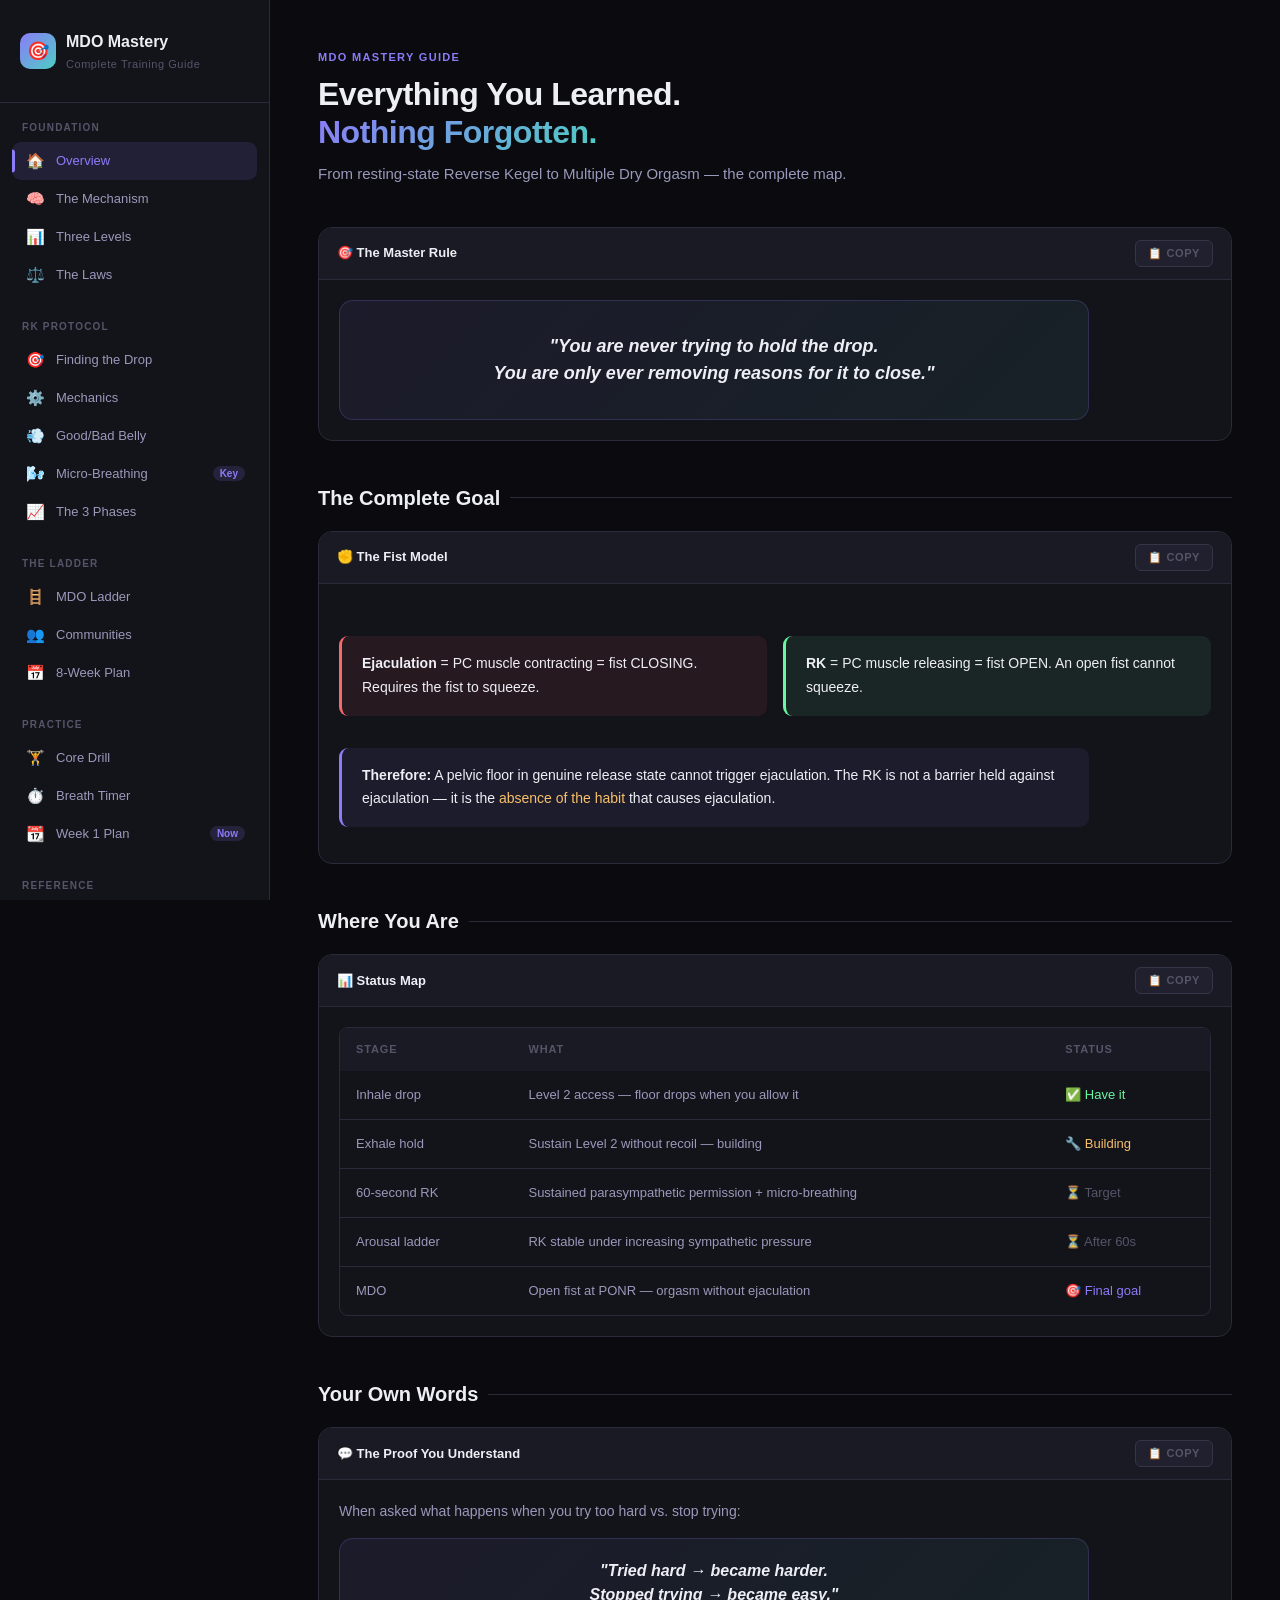
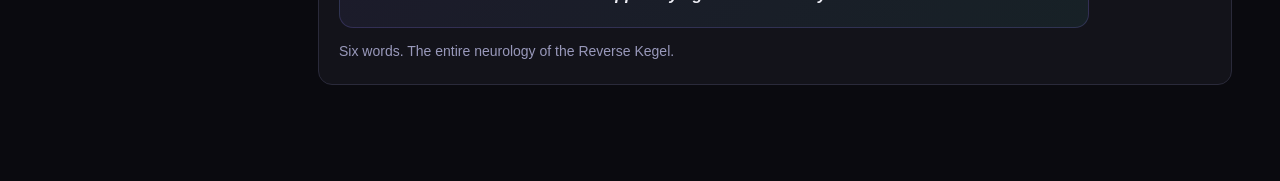
<file: rk.html>
<!DOCTYPE html>
<html lang="en">
<head>
<meta charset="UTF-8">
<meta name="viewport" content="width=device-width, initial-scale=1.0">
<title>MDO Mastery Guide</title>
<style>
* { box-sizing: border-box; margin: 0; padding: 0; }

:root {
  --bg: #0a0a0f;
  --surface: #13131a;
  --surface2: #1a1a24;
  --surface3: #20202e;
  --border: #2a2a3a;
  --border2: #353548;
  --accent: #8b7cf8;
  --accent2: #4ecdc4;
  --accent3: #f7c06a;
  --accent4: #f76a8b;
  --success: #6af7a0;
  --danger: #f76a6a;
  --text: #eeeef5;
  --text2: #9999bb;
  --text3: #55556a;
  --radius: 14px;
  --radius2: 9px;
}

body {
  font-family: -apple-system, BlinkMacSystemFont, 'Segoe UI', sans-serif;
  background: var(--bg);
  color: var(--text);
  line-height: 1.7;
  min-height: 100vh;
  overflow-x: hidden;
}

.app { display: flex; min-height: 100vh; }

/* SIDEBAR */
.sidebar {
  width: 270px;
  background: var(--surface);
  border-right: 1px solid var(--border);
  position: fixed;
  top: 0; left: 0;
  height: 100vh;
  overflow-y: auto;
  z-index: 100;
  transition: transform 0.3s cubic-bezier(0.4,0,0.2,1);
  scrollbar-width: thin;
  scrollbar-color: var(--border) transparent;
}

.sidebar-logo {
  padding: 28px 20px 20px;
  border-bottom: 1px solid var(--border);
}

.logo-badge { display: inline-flex; align-items: center; gap: 10px; margin-bottom: 8px; }

.logo-icon {
  width: 36px; height: 36px;
  background: linear-gradient(135deg, var(--accent), var(--accent2));
  border-radius: 10px;
  display: flex; align-items: center; justify-content: center;
  font-size: 18px;
}

.logo-text { font-size: 16px; font-weight: 800; color: var(--text); }
.logo-sub { font-size: 11px; color: var(--text3); letter-spacing: 0.05em; }

.nav-group { padding: 16px 12px 8px; }

.nav-group-label {
  font-size: 10px; font-weight: 800;
  letter-spacing: 0.12em; text-transform: uppercase;
  color: var(--text3); padding: 0 10px; margin-bottom: 6px;
}

.nav-btn {
  display: flex; align-items: center; gap: 10px;
  width: 100%; padding: 10px 12px;
  border: none; background: none;
  border-radius: var(--radius2);
  cursor: pointer; font-size: 13px;
  color: var(--text2); text-align: left;
  transition: all 0.15s ease; position: relative;
}

.nav-btn:hover { background: var(--surface2); color: var(--text); }

.nav-btn.active {
  background: rgba(139,124,248,0.12);
  color: var(--accent);
}

.nav-btn.active::before {
  content: '';
  position: absolute; left: 0; top: 50%;
  transform: translateY(-50%);
  width: 3px; height: 60%;
  background: var(--accent);
  border-radius: 0 3px 3px 0;
}

.nav-icon { font-size: 15px; width: 22px; text-align: center; flex-shrink: 0; }

.nav-badge {
  margin-left: auto; font-size: 10px; font-weight: 700;
  padding: 2px 7px; border-radius: 20px;
  background: rgba(139,124,248,0.15); color: var(--accent);
}

/* MAIN */
.main {
  margin-left: 270px; flex: 1;
  padding: 48px 48px 80px;
  max-width: calc(100vw - 270px);
}

/* SECTIONS */
.section { display: none; animation: fadeUp 0.3s ease; }
.section.active { display: block; }

@keyframes fadeUp {
  from { opacity: 0; transform: translateY(12px); }
  to { opacity: 1; transform: translateY(0); }
}

/* PAGE HEADER */
.page-header { margin-bottom: 40px; }

.page-eyebrow {
  font-size: 11px; font-weight: 700;
  letter-spacing: 0.12em; text-transform: uppercase;
  color: var(--accent); margin-bottom: 8px;
}

.page-title {
  font-size: 32px; font-weight: 800;
  letter-spacing: -0.5px; line-height: 1.2; margin-bottom: 10px;
}

.page-title span {
  background: linear-gradient(135deg, var(--accent), var(--accent2));
  -webkit-background-clip: text;
  -webkit-text-fill-color: transparent;
  background-clip: text;
}

.page-subtitle { font-size: 15px; color: var(--text2); max-width: 600px; }

/* COPY BLOCK */
.copy-block {
  background: var(--surface);
  border: 1px solid var(--border);
  border-radius: var(--radius);
  margin-bottom: 16px;
  overflow: hidden;
}

.copy-block-header {
  display: flex; align-items: center; justify-content: space-between;
  padding: 12px 18px;
  background: var(--surface2);
  border-bottom: 1px solid var(--border);
}

.copy-block-title {
  font-size: 13px; font-weight: 700; color: var(--text);
  display: flex; align-items: center; gap: 8px;
}

.copy-btn {
  display: flex; align-items: center; gap: 6px;
  padding: 6px 12px; border-radius: 6px;
  border: 1px solid var(--border2);
  background: var(--surface3);
  color: var(--text3); font-size: 11px; font-weight: 700;
  cursor: pointer; transition: all 0.15s;
  letter-spacing: 0.05em; text-transform: uppercase;
}

.copy-btn:hover { border-color: var(--accent); color: var(--accent); }
.copy-btn.copied { border-color: var(--success); color: var(--success); }

.copy-block-content { padding: 20px; }

/* TYPOGRAPHY */
h2.sh {
  font-size: 20px; font-weight: 700; color: var(--text);
  margin: 40px 0 16px;
  display: flex; align-items: center; gap: 10px;
}

h2.sh::after { content: ''; flex: 1; height: 1px; background: var(--border); }

h3.ssh {
  font-size: 13px; font-weight: 700;
  text-transform: uppercase; letter-spacing: 0.08em;
  color: var(--accent2); margin: 24px 0 10px;
}

p.body {
  font-size: 14px; color: var(--text2);
  margin-bottom: 14px; max-width: 700px;
}

strong { color: var(--text); }
em { color: var(--accent3); font-style: normal; }

/* CARDS */
.card {
  background: var(--surface);
  border: 1px solid var(--border);
  border-radius: var(--radius);
  padding: 24px; margin-bottom: 16px;
}

.card-header {
  display: flex; align-items: center; gap: 12px; margin-bottom: 14px;
}

.card-icon {
  width: 38px; height: 38px; border-radius: 10px;
  display: flex; align-items: center; justify-content: center;
  font-size: 18px; flex-shrink: 0;
}

.card-title { font-size: 15px; font-weight: 700; color: var(--text); }
.card-sub { font-size: 12px; color: var(--text3); margin-top: 2px; }

/* GRID */
.grid-2 { display: grid; grid-template-columns: 1fr 1fr; gap: 16px; margin: 16px 0; }
.grid-3 { display: grid; grid-template-columns: repeat(3,1fr); gap: 16px; margin: 16px 0; }

/* HIGHLIGHT */
.hl {
  border-radius: var(--radius2); padding: 16px 20px;
  margin: 16px 0; font-size: 14px; border-left: 3px solid;
  max-width: 750px;
}
.hl p { margin: 0; max-width: none; }
.hl.purple { background: rgba(139,124,248,0.08); border-color: var(--accent); color: var(--text); }
.hl.teal { background: rgba(78,205,196,0.08); border-color: var(--accent2); color: var(--text); }
.hl.yellow { background: rgba(247,192,106,0.08); border-color: var(--accent3); color: var(--text); }
.hl.red { background: rgba(247,106,106,0.08); border-color: var(--danger); color: var(--text); }
.hl.green { background: rgba(106,247,160,0.08); border-color: var(--success); color: var(--text); }
.hl.pink { background: rgba(247,106,139,0.08); border-color: var(--accent4); color: var(--text); }

/* BIG QUOTE */
.big-quote {
  background: linear-gradient(135deg, rgba(139,124,248,0.08), rgba(78,205,196,0.08));
  border: 1px solid rgba(139,124,248,0.2);
  border-radius: var(--radius); padding: 32px;
  margin: 24px 0; text-align: center; max-width: 750px;
}
.big-quote p {
  font-size: 18px; font-weight: 700; color: var(--text);
  font-style: italic; margin: 0; max-width: none; line-height: 1.5;
}

/* VS BOX */
.vs-wrap { display: grid; grid-template-columns: 1fr auto 1fr; gap: 16px; align-items: center; margin: 20px 0; }
.vs-label { font-size: 22px; font-weight: 900; color: var(--text3); text-align: center; }
.vs-side { background: var(--surface); border: 1px solid var(--border); border-radius: var(--radius2); padding: 18px; }
.vs-side.wrong { border-color: rgba(247,106,106,0.4); }
.vs-side.right { border-color: rgba(106,247,160,0.4); }
.vs-side h4 { font-size: 11px; font-weight: 800; letter-spacing: 0.1em; text-transform: uppercase; margin-bottom: 12px; }
.vs-side.wrong h4 { color: var(--danger); }
.vs-side.right h4 { color: var(--success); }
.vs-side ul { list-style: none; }
.vs-side ul li { padding: 5px 0; font-size: 13px; color: var(--text2); display: flex; gap: 8px; align-items: flex-start; }
.vs-side.wrong ul li::before { content: "✗"; color: var(--danger); flex-shrink: 0; }
.vs-side.right ul li::before { content: "✓"; color: var(--success); flex-shrink: 0; }

/* STEP LIST */
.step-list { list-style: none; counter-reset: step; }
.step-list li { counter-increment: step; display: flex; gap: 16px; margin-bottom: 22px; align-items: flex-start; }
.step-list li::before {
  content: counter(step);
  background: linear-gradient(135deg, var(--accent), var(--accent2));
  color: white; width: 30px; height: 30px; border-radius: 50%;
  display: flex; align-items: center; justify-content: center;
  font-size: 13px; font-weight: 800; flex-shrink: 0; margin-top: 2px;
}
.step-title { font-size: 14px; font-weight: 700; color: var(--text); margin-bottom: 4px; }
.step-desc { font-size: 13px; color: var(--text2); }

/* TABLE */
.table-wrap { overflow-x: auto; margin: 16px 0; border-radius: var(--radius2); border: 1px solid var(--border); }
table { width: 100%; border-collapse: collapse; font-size: 13px; }
th { text-align: left; padding: 12px 16px; background: var(--surface2); color: var(--text3); font-size: 11px; font-weight: 800; text-transform: uppercase; letter-spacing: 0.08em; white-space: nowrap; }
td { padding: 13px 16px; border-bottom: 1px solid var(--border); color: var(--text2); vertical-align: top; }
tr:last-child td { border-bottom: none; }
tr:hover td { background: rgba(255,255,255,0.015); }

/* LEVELS */
.level-card { border-radius: var(--radius); padding: 22px 26px; margin-bottom: 14px; border: 1px solid; position: relative; overflow: hidden; }
.level-card::before { content: ''; position: absolute; top: 0; left: 0; width: 4px; height: 100%; }
.level-card.l1 { background: rgba(247,106,106,0.05); border-color: rgba(247,106,106,0.2); }
.level-card.l1::before { background: var(--danger); }
.level-card.l2 { background: rgba(247,192,106,0.05); border-color: rgba(247,192,106,0.2); }
.level-card.l2::before { background: var(--accent3); }
.level-card.l3 { background: rgba(106,247,160,0.05); border-color: rgba(106,247,160,0.2); }
.level-card.l3::before { background: var(--success); }

.level-badge { display: inline-block; font-size: 10px; font-weight: 800; letter-spacing: 0.1em; text-transform: uppercase; padding: 3px 10px; border-radius: 20px; margin-bottom: 10px; }
.l1 .level-badge { background: rgba(247,106,106,0.15); color: var(--danger); }
.l2 .level-badge { background: rgba(247,192,106,0.15); color: var(--accent3); }
.l3 .level-badge { background: rgba(106,247,160,0.15); color: var(--success); }
.level-title { font-size: 17px; font-weight: 700; color: var(--text); margin-bottom: 10px; }

/* LADDER */
.ladder { margin: 24px 0; }
.rung { display: flex; gap: 16px; align-items: flex-start; margin-bottom: 4px; }
.rung-left { display: flex; flex-direction: column; align-items: center; }
.rung-num { width: 40px; height: 40px; border-radius: 50%; display: flex; align-items: center; justify-content: center; font-size: 14px; font-weight: 800; flex-shrink: 0; z-index: 1; border: 2px solid; }
.rung-line { width: 2px; flex: 1; min-height: 20px; background: var(--border); margin: 4px 0; }
.rung.current .rung-num { background: rgba(139,124,248,0.2); border-color: var(--accent); color: var(--accent); box-shadow: 0 0 20px rgba(139,124,248,0.3); }
.rung.done .rung-num { background: rgba(106,247,160,0.15); border-color: var(--success); color: var(--success); }
.rung.future .rung-num { background: var(--surface2); border-color: var(--border2); color: var(--text3); }
.rung.goal .rung-num { background: linear-gradient(135deg, rgba(139,124,248,0.3), rgba(247,192,106,0.3)); border-color: var(--accent3); color: var(--accent3); box-shadow: 0 0 30px rgba(247,192,106,0.2); }
.rung-body { flex: 1; padding-bottom: 24px; }
.rung-title { font-size: 15px; font-weight: 700; color: var(--text); margin-bottom: 4px; }
.rung-sub { font-size: 13px; color: var(--text2); margin-bottom: 8px; }
.rung-tag { display: inline-block; font-size: 11px; font-weight: 700; padding: 3px 10px; border-radius: 20px; }

/* COMMUNITY */
.comm-card { background: var(--surface); border: 1px solid var(--border); border-radius: var(--radius); padding: 20px; margin-bottom: 14px; }
.comm-header { display: flex; gap: 14px; align-items: flex-start; margin-bottom: 14px; }
.comm-num { width: 44px; height: 44px; border-radius: 12px; display: flex; align-items: center; justify-content: center; font-size: 20px; flex-shrink: 0; }
.c1 .comm-num { background: rgba(247,106,139,0.15); }
.c2 .comm-num { background: rgba(247,192,106,0.15); }
.c3 .comm-num { background: rgba(139,124,248,0.15); }
.c4 .comm-num { background: rgba(78,205,196,0.15); }
.comm-name { font-size: 15px; font-weight: 700; color: var(--text); }
.comm-focus { font-size: 12px; color: var(--text3); margin-top: 3px; }
.comm-tag { display: inline-block; font-size: 10px; font-weight: 800; letter-spacing: 0.08em; text-transform: uppercase; padding: 3px 9px; border-radius: 20px; margin-right: 6px; margin-bottom: 6px; }
.tag-gold { background: rgba(247,192,106,0.15); color: var(--accent3); }
.tag-silver { background: rgba(139,124,248,0.15); color: var(--accent); }
.tag-tool { background: rgba(78,205,196,0.15); color: var(--accent2); }

/* DAY ACCORDION */
.day-card { background: var(--surface); border: 1px solid var(--border); border-radius: var(--radius); margin-bottom: 10px; overflow: hidden; }
.day-header { display: flex; align-items: center; gap: 16px; padding: 18px 20px; cursor: pointer; transition: background 0.15s; user-select: none; }
.day-header:hover { background: var(--surface2); }
.day-num { width: 46px; height: 46px; border-radius: 12px; display: flex; align-items: center; justify-content: center; font-size: 17px; font-weight: 800; flex-shrink: 0; }
.day-info { flex: 1; }
.day-name { font-size: 15px; font-weight: 700; color: var(--text); }
.day-focus { font-size: 12px; color: var(--text3); margin-top: 3px; }
.day-chevron { color: var(--text3); transition: transform 0.2s; font-size: 11px; }
.day-card.open .day-chevron { transform: rotate(180deg); }
.day-body { display: none; padding: 0 22px 22px; border-top: 1px solid var(--border); }
.day-card.open .day-body { display: block; }
.day-section-label { font-size: 11px; font-weight: 800; text-transform: uppercase; letter-spacing: 0.1em; color: var(--text3); margin: 18px 0 8px; }
.success-pill { display: inline-flex; align-items: center; gap: 6px; background: rgba(106,247,160,0.08); border: 1px solid rgba(106,247,160,0.25); color: var(--success); font-size: 12px; font-weight: 700; padding: 7px 14px; border-radius: 20px; margin-top: 10px; }

/* TIMER */
.timer-wrap { max-width: 520px; margin: 0 auto; }
.timer-settings { display: flex; gap: 16px; justify-content: center; flex-wrap: wrap; margin-bottom: 28px; }
.setting-group { display: flex; flex-direction: column; align-items: center; gap: 8px; }
.setting-label { font-size: 10px; font-weight: 800; text-transform: uppercase; letter-spacing: 0.1em; color: var(--text3); }
.setting-row { display: flex; align-items: center; gap: 12px; }
.s-btn { width: 30px; height: 30px; border-radius: 50%; border: 1px solid var(--border2); background: var(--surface2); color: var(--text2); cursor: pointer; font-size: 16px; display: flex; align-items: center; justify-content: center; transition: all 0.15s; }
.s-btn:hover { border-color: var(--accent); color: var(--accent); }
.s-val { font-size: 20px; font-weight: 800; color: var(--text); width: 36px; text-align: center; }

.ring-wrap { position: relative; width: 220px; height: 220px; margin: 0 auto 24px; }
.ring-svg { transform: rotate(-90deg); }
.ring-bg { fill: none; stroke: var(--surface2); stroke-width: 10; }
.ring-fill { fill: none; stroke-width: 10; stroke-linecap: round; transition: stroke-dashoffset 0.1s linear, stroke 0.4s ease; }
.ring-center { position: absolute; top: 50%; left: 50%; transform: translate(-50%, -50%); text-align: center; }
.ring-num { font-size: 52px; font-weight: 800; line-height: 1; font-variant-numeric: tabular-nums; transition: color 0.4s; }
.ring-label { font-size: 11px; font-weight: 800; text-transform: uppercase; letter-spacing: 0.12em; color: var(--text3); margin-top: 4px; }

.timer-phase-text { font-size: 18px; font-weight: 700; text-align: center; min-height: 28px; letter-spacing: 0.1em; text-transform: uppercase; margin-bottom: 8px; color: var(--text2); }
.timer-instruction { font-size: 13px; color: var(--text3); text-align: center; min-height: 52px; max-width: 400px; margin: 0 auto 28px; line-height: 1.6; }
.timer-controls { display: flex; gap: 10px; justify-content: center; flex-wrap: wrap; margin-bottom: 24px; }

.btn { padding: 12px 28px; border-radius: var(--radius2); border: none; font-size: 14px; font-weight: 700; cursor: pointer; transition: all 0.15s; letter-spacing: 0.02em; }
.btn-primary { background: linear-gradient(135deg, var(--accent), #6a58f0); color: white; }
.btn-primary:hover { transform: translateY(-2px); box-shadow: 0 8px 24px rgba(139,124,248,0.3); }
.btn-secondary { background: var(--surface2); color: var(--text2); border: 1px solid var(--border); }
.btn-secondary:hover { color: var(--text); }
.btn-danger { background: rgba(247,106,106,0.1); color: var(--danger); border: 1px solid rgba(247,106,106,0.2); }

.cycle-dots { display: flex; gap: 8px; justify-content: center; flex-wrap: wrap; margin-bottom: 16px; }
.cdot { width: 10px; height: 10px; border-radius: 50%; background: var(--surface2); border: 1px solid var(--border2); transition: all 0.3s; }
.cdot.done { background: var(--success); border-color: var(--success); }
.cdot.active { background: var(--accent); border-color: var(--accent); transform: scale(1.4); }
.cycle-count { text-align: center; font-size: 13px; color: var(--text3); min-height: 20px; }

.rung-selector { display: flex; gap: 8px; justify-content: center; flex-wrap: wrap; margin-bottom: 24px; }
.rung-sel-btn { padding: 7px 16px; border-radius: 20px; border: 1px solid var(--border2); background: var(--surface2); color: var(--text3); font-size: 12px; font-weight: 700; cursor: pointer; transition: all 0.15s; }
.rung-sel-btn:hover { color: var(--text); }
.rung-sel-btn.active { background: rgba(139,124,248,0.15); border-color: var(--accent); color: var(--accent); }

.timer-tip { background: var(--surface2); border-radius: var(--radius2); padding: 14px 18px; margin-top: 20px; font-size: 13px; color: var(--text2); }
.timer-tip strong { display: block; margin-bottom: 4px; color: var(--text); }

/* REF */
.ref-grid { display: grid; grid-template-columns: repeat(auto-fit, minmax(260px, 1fr)); gap: 14px; margin: 16px 0; }
.ref-card { background: var(--surface); border: 1px solid var(--border); border-radius: var(--radius); padding: 18px; }
.ref-card h3 { font-size: 12px; font-weight: 800; text-transform: uppercase; letter-spacing: 0.1em; color: var(--accent); margin-bottom: 14px; display: flex; align-items: center; gap: 8px; }
.ref-item { display: flex; gap: 10px; padding: 9px 0; border-bottom: 1px solid var(--border); font-size: 13px; }
.ref-item:last-child { border-bottom: none; }
.ref-item .ri { flex-shrink: 0; margin-top: 1px; }
.ref-item .rt { color: var(--text2); }
.ref-item .rt strong { color: var(--text); display: block; margin-bottom: 2px; }

/* PHASE CARDS */
.phase-card { border-radius: var(--radius); padding: 22px; margin-bottom: 14px; border: 1px solid; }
.phase-card.p1 { background: rgba(247,106,106,0.05); border-color: rgba(247,106,106,0.25); }
.phase-card.p2 { background: rgba(247,192,106,0.05); border-color: rgba(247,192,106,0.25); }
.phase-card.p3 { background: rgba(106,247,160,0.05); border-color: rgba(106,247,160,0.25); }
.phase-badge { display: inline-block; font-size: 10px; font-weight: 800; letter-spacing: 0.1em; text-transform: uppercase; padding: 3px 10px; border-radius: 20px; margin-bottom: 10px; }
.p1 .phase-badge { background: rgba(247,106,106,0.15); color: var(--danger); }
.p2 .phase-badge { background: rgba(247,192,106,0.15); color: var(--accent3); }
.p3 .phase-badge { background: rgba(106,247,160,0.15); color: var(--success); }
.phase-title { font-size: 17px; font-weight: 700; color: var(--text); margin-bottom: 10px; }

/* MOBILE */
.menu-toggle { display: none; position: fixed; top: 16px; left: 16px; z-index: 200; background: var(--surface); border: 1px solid var(--border); border-radius: var(--radius2); padding: 9px 13px; cursor: pointer; color: var(--text); font-size: 18px; }
.overlay { display: none; position: fixed; inset: 0; background: rgba(0,0,0,0.7); z-index: 90; backdrop-filter: blur(4px); }

@media (max-width: 900px) {
  .menu-toggle { display: block; }
  .sidebar { transform: translateX(-100%); }
  .sidebar.open { transform: translateX(0); }
  .overlay.open { display: block; }
  .main { margin-left: 0; max-width: 100vw; padding: 24px 20px 60px; padding-top: 70px; }
  .grid-2, .grid-3 { grid-template-columns: 1fr; }
  .vs-wrap { grid-template-columns: 1fr; }
  .vs-label { display: none; }
  .ring-num { font-size: 44px; }
}
</style>
</head>
<body>

<button class="menu-toggle" onclick="toggleMenu()">☰</button>
<div class="overlay" id="overlay" onclick="closeMenu()"></div>

<div class="app">

<!-- SIDEBAR -->
<nav class="sidebar" id="sidebar">
  <div class="sidebar-logo">
    <div class="logo-badge">
      <div class="logo-icon">🎯</div>
      <div>
        <div class="logo-text">MDO Mastery</div>
        <div class="logo-sub">Complete Training Guide</div>
      </div>
    </div>
  </div>

  <div class="nav-group">
    <div class="nav-group-label">Foundation</div>
    <button class="nav-btn active" onclick="show('home',this)"><span class="nav-icon">🏠</span>Overview</button>
    <button class="nav-btn" onclick="show('mechanism',this)"><span class="nav-icon">🧠</span>The Mechanism</button>
    <button class="nav-btn" onclick="show('levels',this)"><span class="nav-icon">📊</span>Three Levels</button>
    <button class="nav-btn" onclick="show('laws',this)"><span class="nav-icon">⚖️</span>The Laws</button>
  </div>

  <div class="nav-group">
    <div class="nav-group-label">RK Protocol</div>
    <button class="nav-btn" onclick="show('sensation',this)"><span class="nav-icon">🎯</span>Finding the Drop</button>
    <button class="nav-btn" onclick="show('mechanics',this)"><span class="nav-icon">⚙️</span>Mechanics</button>
    <button class="nav-btn" onclick="show('belly',this)"><span class="nav-icon">💨</span>Good/Bad Belly</button>
    <button class="nav-btn" onclick="show('microbreath',this)"><span class="nav-icon">🌬️</span>Micro-Breathing<span class="nav-badge">Key</span></button>
    <button class="nav-btn" onclick="show('phases',this)"><span class="nav-icon">📈</span>The 3 Phases</button>
  </div>

  <div class="nav-group">
    <div class="nav-group-label">The Ladder</div>
    <button class="nav-btn" onclick="show('ladder',this)"><span class="nav-icon">🪜</span>MDO Ladder</button>
    <button class="nav-btn" onclick="show('communities',this)"><span class="nav-icon">👥</span>Communities</button>
    <button class="nav-btn" onclick="show('timeline',this)"><span class="nav-icon">📅</span>8-Week Plan</button>
  </div>

  <div class="nav-group">
    <div class="nav-group-label">Practice</div>
    <button class="nav-btn" onclick="show('drill',this)"><span class="nav-icon">🏋️</span>Core Drill</button>
    <button class="nav-btn" onclick="show('timer',this)"><span class="nav-icon">⏱️</span>Breath Timer</button>
    <button class="nav-btn" onclick="show('week1',this)"><span class="nav-icon">📆</span>Week 1 Plan<span class="nav-badge">Now</span></button>
  </div>

  <div class="nav-group">
    <div class="nav-group-label">Reference</div>
    <button class="nav-btn" onclick="show('quickref',this)"><span class="nav-icon">⚡</span>Quick Reference</button>
    <button class="nav-btn" onclick="show('mistakes',this)"><span class="nav-icon">🚫</span>Mistakes</button>
    <button class="nav-btn" onclick="show('analogies',this)"><span class="nav-icon">💡</span>Analogies</button>
  </div>
</nav>

<!-- MAIN -->
<main class="main">

<!-- ==================== HOME ==================== -->
<div class="section active" id="home">
  <div class="page-header">
    <div class="page-eyebrow">MDO Mastery Guide</div>
    <div class="page-title">Everything You Learned.<br><span>Nothing Forgotten.</span></div>
    <div class="page-subtitle">From resting-state Reverse Kegel to Multiple Dry Orgasm — the complete map.</div>
  </div>

  <div class="copy-block">
    <div class="copy-block-header">
      <div class="copy-block-title">🎯 The Master Rule</div>
      <button class="copy-btn" onclick="copyBlock(this)">📋 Copy</button>
    </div>
    <div class="copy-block-content">
      <div class="big-quote" style="margin:0;">
        <p>"You are never trying to hold the drop.<br>You are only ever removing reasons for it to close."</p>
      </div>
    </div>
  </div>

  <h2 class="sh">The Complete Goal</h2>
  <div class="copy-block">
    <div class="copy-block-header">
      <div class="copy-block-title">✊ The Fist Model</div>
      <button class="copy-btn" onclick="copyBlock(this)">📋 Copy</button>
    </div>
    <div class="copy-block-content">
      <div class="grid-2">
        <div class="hl red"><p><strong>Ejaculation</strong> = PC muscle contracting = fist CLOSING. Requires the fist to squeeze.</p></div>
        <div class="hl green"><p><strong>RK</strong> = PC muscle releasing = fist OPEN. An open fist cannot squeeze.</p></div>
      </div>
      <div class="hl purple" style="margin-top:8px;">
        <p><strong>Therefore:</strong> A pelvic floor in genuine release state cannot trigger ejaculation. The RK is not a barrier held against ejaculation — it is the <em>absence of the habit</em> that causes ejaculation.</p>
      </div>
    </div>
  </div>

  <h2 class="sh">Where You Are</h2>
  <div class="copy-block">
    <div class="copy-block-header">
      <div class="copy-block-title">📊 Status Map</div>
      <button class="copy-btn" onclick="copyBlock(this)">📋 Copy</button>
    </div>
    <div class="copy-block-content">
      <div class="table-wrap" style="margin:0;">
        <table>
          <tr><th>Stage</th><th>What</th><th>Status</th></tr>
          <tr><td>Inhale drop</td><td>Level 2 access — floor drops when you allow it</td><td style="color:var(--success);">✅ Have it</td></tr>
          <tr><td>Exhale hold</td><td>Sustain Level 2 without recoil — building</td><td style="color:var(--accent3);">🔧 Building</td></tr>
          <tr><td>60-second RK</td><td>Sustained parasympathetic permission + micro-breathing</td><td style="color:var(--text3);">⏳ Target</td></tr>
          <tr><td>Arousal ladder</td><td>RK stable under increasing sympathetic pressure</td><td style="color:var(--text3);">⏳ After 60s</td></tr>
          <tr><td>MDO</td><td>Open fist at PONR — orgasm without ejaculation</td><td style="color:var(--accent);">🎯 Final goal</td></tr>
        </table>
      </div>
    </div>
  </div>

  <h2 class="sh">Your Own Words</h2>
  <div class="copy-block">
    <div class="copy-block-header">
      <div class="copy-block-title">💬 The Proof You Understand</div>
      <button class="copy-btn" onclick="copyBlock(this)">📋 Copy</button>
    </div>
    <div class="copy-block-content">
      <p class="body">When asked what happens when you try too hard vs. stop trying:</p>
      <div class="big-quote" style="margin:12px 0; padding:20px;">
        <p style="font-size:16px;">"Tried hard → became harder.<br>Stopped trying → became easy."</p>
      </div>
      <p class="body" style="margin:0;">Six words. The entire neurology of the Reverse Kegel.</p>
    </div>
  </div>
</div>

<!-- ==================== MECHANISM ==================== -->
<div class="section" id="mechanism">
  <div class="page-header">
    <div class="page-eyebrow">Core Science</div>
    <div class="page-title">The <span>Mechanism</span></div>
    <div class="page-subtitle">Why the pelvic floor does what it does. Why trying harder makes it worse.</div>
  </div>

  <div class="copy-block">
    <div class="copy-block-header">
      <div class="copy-block-title">⚡ Two Nervous System Modes</div>
      <button class="copy-btn" onclick="copyBlock(this)">📋 Copy</button>
    </div>
    <div class="copy-block-content">
      <div class="vs-wrap">
        <div class="vs-side wrong">
          <h4>⚡ Gas Pedal — Sympathetic</h4>
          <ul>
            <li>Activated by threat, effort, urgency</li>
            <li>Activated by self-monitoring and checking</li>
            <li>Activated by trying to achieve something</li>
            <li>Activated by rising CO2 / arousal pressure</li>
            <li>Pelvic floor: CLOSES</li>
            <li>Sphincters: CLENCH</li>
            <li>At PONR: MAXIMUM activation</li>
          </ul>
        </div>
        <div class="vs-label">VS</div>
        <div class="vs-side right">
          <h4>🌿 Brake Pedal — Parasympathetic</h4>
          <ul>
            <li>Activated by safety, stillness, ease</li>
            <li>Activated by neutral present sensation</li>
            <li>Activated by absence of agenda</li>
            <li>Activated by jaw softness, open throat</li>
            <li>Pelvic floor: OPENS</li>
            <li>Sphincters: RELEASE</li>
            <li>What MDO requires: sustained dominance</li>
          </ul>
        </div>
      </div>
    </div>
  </div>

  <div class="copy-block">
    <div class="copy-block-header">
      <div class="copy-block-title">🫁 The Canister Model</div>
      <button class="copy-btn" onclick="copyBlock(this)">📋 Copy</button>
    </div>
    <div class="copy-block-content">
      <div class="hl yellow">
        <p>Diaphragm = lid. Pelvic floor = base. Together they form a pressure chamber. On inhale: diaphragm descends → canister pressurizes → pelvic floor yields DOWN. On exhale: diaphragm ascends → pressure drops → floor must stay yielded through nervous system state AND Good Belly pressure maintenance alone.</p>
      </div>
      <p class="body" style="margin-top:12px;"><strong>Why the exhale is harder:</strong> The inhale has mechanical help. The exhale has none — unless you maintain the Good Belly at 2/10 to replace the lost diaphragm pressure.</p>
    </div>
  </div>

  <div class="copy-block">
    <div class="copy-block-header">
      <div class="copy-block-title">📉 Why the Exhale Collapses — Step by Step</div>
      <button class="copy-btn" onclick="copyBlock(this)">📋 Copy</button>
    </div>
    <div class="copy-block-content">
      <ol class="step-list">
        <li><div><div class="step-title">Inhale — Mechanical assist + nervous system</div><div class="step-desc">Diaphragm descends. Pressure drops floor. Jaw loose. You are passive. Level 2 reached.</div></div></li>
        <li><div><div class="step-title">Exhale begins — two assists withdraw simultaneously</div><div class="step-desc">Diaphragm rises (mechanical assist gone). If Good Belly not maintained, container collapses.</div></div></li>
        <li><div><div class="step-title">Mind shifts to monitoring</div><div class="step-desc">"Is the drop still there?" Thinking brain activates. Gas pedal fires.</div></div></li>
        <li><div><div class="step-title">Both causes compound</div><div class="step-desc">Mechanical pressure loss + nervous system sympathetic activation = double recoil force.</div></div></li>
        <li><div><div class="step-title">Floor returns to Level 1 tone</div><div class="step-desc">Drop collapses. Fix: Good Belly maintains pressure. Jaw proxy maintains nervous system state.</div></div></li>
      </ol>
    </div>
  </div>

  <div class="copy-block">
    <div class="copy-block-header">
      <div class="copy-block-title">🌊 The MDO Mechanism</div>
      <button class="copy-btn" onclick="copyBlock(this)">📋 Copy</button>
    </div>
    <div class="copy-block-content">
      <div class="hl purple">
        <p>The contraction and the orgasm are not the same thing. They have been linked by habit — not by biology. MDO training decouples them. The orgasmic wave moves through an open system. The fist is simply not closed. No resistance required.</p>
      </div>
      <p class="body" style="margin-top:12px;">Ejaculation has two stages: <strong>Emission</strong> (smooth muscle, sympathetic, involuntary — happens before pelvic floor moves) and <strong>Expulsion</strong> (pelvic floor contracts rhythmically — this is what RK prevents). You cannot prevent Stage 1 mechanically. You can prevent Stage 2 by keeping the floor genuinely released.</p>
    </div>
  </div>
</div>

<!-- ==================== LEVELS ==================== -->
<div class="section" id="levels">
  <div class="page-header">
    <div class="page-eyebrow">Nervous System Map</div>
    <div class="page-title">The <span>Three Levels</span></div>
    <div class="page-subtitle">A map of your inner territory during practice.</div>
  </div>

  <div class="copy-block">
    <div class="copy-block-header">
      <div class="copy-block-title">📊 The Three Levels</div>
      <button class="copy-btn" onclick="copyBlock(this)">📋 Copy</button>
    </div>
    <div class="copy-block-content">
      <div class="level-card l1">
        <div class="level-badge">Level 1</div>
        <div class="level-title">Default Daily State</div>
        <p class="body">Where you live most of the time. Feels normal — but normal does not mean relaxed. Significant background tension you have stopped noticing. <strong>Pelvic floor:</strong> holding baseline residual tension.</p>
      </div>
      <div class="level-card l2">
        <div class="level-badge">Level 2</div>
        <div class="level-title">Maximum Voluntary Relaxation</div>
        <p class="body">The drop you feel on your inhale. The relaxation during urination. A slight easing, dropping, softening. Still contains significant residual tension — it is the ceiling of conscious effort, not deep release. <strong>Your current training zone.</strong></p>
      </div>
      <div class="level-card l3">
        <div class="level-badge">Level 3</div>
        <div class="level-title">Profound Relaxation — The Healing Chamber</div>
        <p class="body">Cannot be commanded. Arrives after sustained non-grasping residence in Level 2. <strong>Your 60-second RK and eventually MDO live here.</strong> Entered through surrender, non-resistance, non-demand — never through effort.</p>
      </div>
    </div>
  </div>
</div>

<!-- ==================== LAWS ==================== -->
<div class="section" id="laws">
  <div class="page-header">
    <div class="page-eyebrow">Non-Negotiable Rules</div>
    <div class="page-title">The <span>Laws</span></div>
    <div class="page-subtitle">Your body operates by these. Not suggestions — physics.</div>
  </div>

  <div class="copy-block">
    <div class="copy-block-header">
      <div class="copy-block-title">⚖️ All Four Laws</div>
      <button class="copy-btn" onclick="copyBlock(this)">📋 Copy</button>
    </div>
    <div class="copy-block-content">

      <div class="card" style="border-color:rgba(247,106,139,0.3); margin-bottom:14px;">
        <div class="card-header"><div class="card-icon" style="background:rgba(247,106,139,0.1);">⚖️</div><div><div class="card-title">Law 1: The Sphincter Law</div><div class="card-sub">Ina May Gaskin</div></div></div>
        <div class="hl pink"><p><strong>Sphincters cannot be forced open. They can only be allowed to open when the nervous system signals safety.</strong></p></div>
      </div>

      <div class="card" style="border-color:rgba(139,124,248,0.3); margin-bottom:14px;">
        <div class="card-header"><div class="card-icon" style="background:rgba(139,124,248,0.1);">🔄</div><div><div class="card-title">Law 2: The Paradox Law</div><div class="card-sub">Paradoxical Relaxation</div></div></div>
        <div class="hl purple"><p><strong>The more you try to achieve relaxation, the less relaxed you become. The moment you stop trying to achieve it, it becomes possible.</strong></p></div>
      </div>

      <div class="card" style="border-color:rgba(78,205,196,0.3); margin-bottom:14px;">
        <div class="card-header"><div class="card-icon" style="background:rgba(78,205,196,0.1);">🕹️</div><div><div class="card-title">Law 3: The Attention Law</div><div class="card-sub">Paradoxical Relaxation</div></div></div>
        <div class="hl teal"><p><strong>Attention is the joystick of the nervous system. Where you point your attention, the nervous system follows.</strong></p></div>
      </div>

      <div class="card" style="border-color:rgba(247,192,106,0.3);">
        <div class="card-header"><div class="card-icon" style="background:rgba(247,192,106,0.1);">🌊</div><div><div class="card-title">Law 4: The Decoupling Law</div><div class="card-sub">MDO Specific</div></div></div>
        <div class="hl yellow"><p><strong>Ejaculation and orgasm are not the same event. They are linked by conditioning, not by biology. That link can be broken through progressive nervous system training.</strong></p></div>
      </div>

    </div>
  </div>
</div>

<!-- ==================== SENSATION ==================== -->
<div class="section" id="sensation">
  <div class="page-header">
    <div class="page-eyebrow">RK Protocol — Step 1 & 2</div>
    <div class="page-title"><span>Finding the Drop</span></div>
    <div class="page-subtitle">Before you hold it, you must know exactly what you are looking for.</div>
  </div>

  <div class="copy-block">
    <div class="copy-block-header">
      <div class="copy-block-title">🎯 What the RK Actually Feels Like</div>
      <button class="copy-btn" onclick="copyBlock(this)">📋 Copy</button>
    </div>
    <div class="copy-block-content">
      <div class="vs-wrap">
        <div class="vs-side wrong">
          <h4>✗ Normal Kegel</h4>
          <ul>
            <li>Feels like stopping urine or holding gas</li>
            <li>The hole tightens and blinks</li>
            <li>Pulls UP inside you</li>
            <li>Requires active muscular effort</li>
          </ul>
        </div>
        <div class="vs-label">VS</div>
        <div class="vs-side right">
          <h4>✓ Reverse Kegel</h4>
          <ul>
            <li>Feels like letting go to pass gas</li>
            <li>Or sitting down to start a bowel movement</li>
            <li>The hole slightly expands and drops DOWN</li>
            <li>A smooth, quiet melting sensation — zero effort</li>
          </ul>
        </div>
      </div>
      <div class="hl purple" style="margin-top:12px;">
        <p><strong>The center of the pelvic floor hammock is the anus.</strong> It has the most nerve endings and is your best internal sensor. This is your primary biofeedback point.</p>
      </div>
    </div>
  </div>

  <div class="copy-block">
    <div class="copy-block-header">
      <div class="copy-block-title">🔧 Three Calibration Drills</div>
      <button class="copy-btn" onclick="copyBlock(this)">📋 Copy</button>
    </div>
    <div class="copy-block-content">
      <h3 class="ssh">Drill A: The Passing Gas Hack</h3>
      <p class="body">Squeeze your anus as if holding in gas. Hold 3 seconds. Now LET IT GO. Feel that specific relaxation and slight outward bulge? That is a pure Reverse Kegel. The release — not the squeeze — is what you are training.</p>

      <h3 class="ssh">Drill B: The Cough and Freeze</h3>
      <p class="body">Give a gentle fake cough. Notice how the pelvic floor bulges downward for a split second? That is the bottom position. Do it again — and the exact millisecond it drops, FREEZE it there. Stop it from bouncing back up. You are catching the drop before the escalator reclaims it.</p>

      <h3 class="ssh">Drill C: The Crocodile Breath</h3>
      <p class="body">Lie flat on your stomach, forehead on hands. Air has nowhere to go but DOWN. Take a slow breath into your lower back and tailbone. You will literally feel the inhale push your tailbone and anus backward and downward. This is the drop made completely unmistakable.</p>

      <div class="hl teal" style="margin-top:12px;">
        <p><strong>Avoid towel or cushion biofeedback.</strong> These are "dumb" sensors that trigger adjacent muscles to tighten. Use your fingers on the perineum instead — but as a sensation anchor only, not as a performance monitor.</p>
      </div>
    </div>
  </div>
</div>

<!-- ==================== MECHANICS ==================== -->
<div class="section" id="mechanics">
  <div class="page-header">
    <div class="page-eyebrow">RK Protocol — Step 3</div>
    <div class="page-title"><span>Mechanics</span></div>
    <div class="page-subtitle">The water balloon rule, the escalator problem, and the posture hack.</div>
  </div>

  <div class="copy-block">
    <div class="copy-block-header">
      <div class="copy-block-title">⚙️ Core Mechanics</div>
      <button class="copy-btn" onclick="copyBlock(this)">📋 Copy</button>
    </div>
    <div class="copy-block-content">
      <div class="card" style="margin-bottom:14px;">
        <div class="card-header"><div class="card-icon" style="background:rgba(78,205,196,0.1);">🎈</div><div><div class="card-title">The Water Balloon Rule (Inhale)</div></div></div>
        <p class="body">Your torso is a water balloon. When you breathe in, air fills the top. The bottom — the pelvic floor — gets heavy, stretches, and bulges DOWN. You do NOT push. The air does it for you. You are passive.</p>
      </div>

      <div class="card" style="margin-bottom:14px;">
        <div class="card-header"><div class="card-icon" style="background:rgba(247,192,106,0.1);">🪜</div><div><div class="card-title">The Escalator Rule (Exhale)</div></div></div>
        <p class="body">Normally: inhale = floor rides down, exhale = floor rides up. A true RK is <strong>stepping off the escalator at the bottom.</strong> You must hold the open/dropped stretch while the air leaves — without being carried back up.</p>
        <div class="hl yellow"><p>This requires two things simultaneously: the Good Belly (mechanical — replaces lost diaphragm pressure) and the Jaw Proxy (nervous system — keeps parasympathetic dominant).</p></div>
      </div>

      <div class="card">
        <div class="card-header"><div class="card-icon" style="background:rgba(139,124,248,0.1);">🧎</div><div><div class="card-title">The Posture Hack</div></div></div>
        <p class="body">Get into a deep Asian squat — heels flat on floor, elbows inside knees. This mechanically spreads the sit-bones to maximum width. It shuts off the glutes and thighs from compensating. The pelvic floor has no help from neighboring muscles — it must release on its own terms.</p>
        <p class="body"><strong>Optional sensory hack:</strong> Place bare index and middle fingers on your perineum. When you inhale, feel it physically bulge into your fingers. When you exhale, use your fingers as a physical reminder that the muscle should stay down. Use as sensation anchor — not performance monitor.</p>
      </div>
    </div>
  </div>
</div>

<!-- ==================== BELLY ==================== -->
<div class="section" id="belly">
  <div class="page-header">
    <div class="page-eyebrow">RK Protocol — Step 4</div>
    <div class="page-title">Good Belly / <span>Bad Belly</span></div>
    <div class="page-subtitle">The mechanical layer that makes the exhale hold possible. The most important thing missing from early practice.</div>
  </div>

  <div class="copy-block">
    <div class="copy-block-header">
      <div class="copy-block-title">💨 The Good Belly vs Bad Belly</div>
      <button class="copy-btn" onclick="copyBlock(this)">📋 Copy</button>
    </div>
    <div class="copy-block-content">
      <div class="hl purple">
        <p><strong>Why this exists:</strong> On the exhale, the diaphragm rises and intra-abdominal pressure drops. Without replacement pressure, the pelvic floor loses its downward push and recoils upward. The Good Belly replaces that lost pressure — mechanically holding the container open so the floor has no reason to recoil.</p>
      </div>

      <div class="vs-wrap" style="margin-top:20px;">
        <div class="vs-side wrong">
          <h4>✗ Bad Belly (Danger Zone)</h4>
          <ul>
            <li>Tensing upper six-pack abs</li>
            <li>Sucking stomach inward</li>
            <li>Pushing violently downward</li>
            <li>Face turning red</li>
            <li>Effort creeping from 2/10 to 6/10</li>
            <li>This is Valsalva — causes hemorrhoids, closes floor</li>
          </ul>
        </div>
        <div class="vs-label">VS</div>
        <div class="vs-side right">
          <h4>✓ Good Belly (Sweet Spot)</h4>
          <ul>
            <li>Upper stomach completely soft</li>
            <li>Lower belly (below belly button) slightly outward</li>
            <li>2/10 effort — barely there</li>
            <li>Think "keep it open" not "push it out"</li>
            <li>Effort directed at container walls — not at floor</li>
            <li>Compatible with zero-effort floor principle</li>
          </ul>
        </div>
      </div>

      <div class="hl yellow" style="margin-top:16px;">
        <p><strong>IAP Creep Warning:</strong> As seconds tick by, do not let 2/10 slowly become 6/10. Re-calibrate every 10 seconds: <em>"I am not pushing down. I am refusing to pull up."</em> That distinction is everything.</p>
      </div>

      <div class="hl teal" style="margin-top:12px;">
        <p><strong>Reconciling with "no effort" principle:</strong> The Good Belly does NOT contradict the zero-effort pelvic floor principle. It is effort directed at the container WALLS — not at the floor itself. The floor remains passive. The walls gently maintain the environment that keeps the floor dropped. Two different structures. Two different jobs.</p>
      </div>
    </div>
  </div>

  <div class="copy-block">
    <div class="copy-block-header">
      <div class="copy-block-title">🧠 Active Body Scanner</div>
      <button class="copy-btn" onclick="copyBlock(this)">📋 Copy</button>
    </div>
    <div class="copy-block-content">
      <p class="body">Check every 5 seconds — but as <strong>sensation resting</strong>, not evaluative monitoring. Feel each area without judging it. If you notice tension, withdraw it passively.</p>
      <div class="table-wrap" style="margin:0;">
        <table>
          <tr><th>What to Scan</th><th>If You Notice</th><th>The Fix</th></tr>
          <tr><td>Upper abs</td><td>Tightness or gripping</td><td>Relax upper stomach. Return focus to 2/10 lower belly.</td></tr>
          <tr><td>Glutes</td><td>Any squeezing</td><td>Sink deeper into squat to mechanically disable them.</td></tr>
          <tr><td>The hole</td><td>Pulling upward</td><td>Escalator caught you. Micro-cough or deep inhale to drop back.</td></tr>
          <tr><td>Lower belly</td><td>Effort creeping above 2/10</td><td>Stop. Remember: un-clenching not pushing. Reset to 2/10.</td></tr>
          <tr><td>Jaw</td><td>Teeth touching, temple grip</td><td>Let jaw fall open. Lips part. Tongue heavy.</td></tr>
        </table>
      </div>
    </div>
  </div>
</div>

<!-- ==================== MICRO-BREATHING ==================== -->
<div class="section" id="microbreath">
  <div class="page-header">
    <div class="page-eyebrow">The Missing Bridge</div>
    <div class="page-title"><span>Micro-Breathing</span></div>
    <div class="page-subtitle">The single most important technique for sustaining the 60-second hold. The bridge between 3 seconds and 60 seconds.</div>
  </div>

  <div class="copy-block">
    <div class="copy-block-header">
      <div class="copy-block-title">🌬️ Why Micro-Breathing Solves the 60-Second Problem</div>
      <button class="copy-btn" onclick="copyBlock(this)">📋 Copy</button>
    </div>
    <div class="copy-block-content">
      <div class="hl purple">
        <p><strong>The core problem with full breathing during an RK hold:</strong> Every full breath cycle creates a large pressure swing. The inhale drops the floor. The exhale creates a large mechanical recoil force. Fighting this force requires increasing Good Belly effort — which creeps from 2/10 toward Valsalva territory. Over 60 seconds, full breathing makes the hold mechanically unsustainable.</p>
      </div>

      <div class="vs-wrap" style="margin-top:20px;">
        <div class="vs-side wrong">
          <h4>✗ Full Breath During Hold</h4>
          <ul>
            <li>Diaphragm descends far on inhale</li>
            <li>Big pressure change disturbs floor</li>
            <li>Diaphragm ascends far on exhale</li>
            <li>Large mechanical recoil force</li>
            <li>Good Belly must fight large force</li>
            <li>Effort creeps to Valsalva territory</li>
            <li>Floor braces shut within 10-15 seconds</li>
          </ul>
        </div>
        <div class="vs-label">VS</div>
        <div class="vs-side right">
          <h4>✓ Micro-Breath During Hold</h4>
          <ul>
            <li>Diaphragm barely moves</li>
            <li>Tiny pressure change — floor barely disturbed</li>
            <li>Tiny exhale — minimal recoil force</li>
            <li>Good Belly stays at genuine 2/10</li>
            <li>Floor stays dropped across full 60 seconds</li>
            <li>No mechanical reason to recoil</li>
            <li>Nervous system layer does the rest</li>
          </ul>
        </div>
      </div>

      <div class="hl green" style="margin-top:16px;">
        <p><strong>The mechanism in one sentence:</strong> Micro-breathing reduces the pressure swing per breath cycle to near zero — so the floor stays dropped across the full minute without fighting breath mechanics on every cycle.</p>
      </div>
    </div>
  </div>

  <div class="copy-block">
    <div class="copy-block-header">
      <div class="copy-block-title">🌊 Where Micro-Breathing Comes From</div>
      <button class="copy-btn" onclick="copyBlock(this)">📋 Copy</button>
    </div>
    <div class="copy-block-content">

      <div class="comm-card c4" style="margin-bottom:14px;">
        <div class="comm-header">
          <div class="comm-num">🌊</div>
          <div>
            <div class="comm-name">Primary Source: Freediving</div>
            <div class="comm-focus">Residual Volume Breathing · Static Apnea Relaxation Phase</div>
          </div>
        </div>
        <span class="comm-tag tag-gold">⭐ Best Source</span>
        <p class="body" style="margin-top:12px;">Freedivers doing static apnea discovered that the biggest enemy of a long hold is the diaphragm moving. Every full breath cycle disturbs the entire system. Solution: <strong>residual volume breathing</strong> — breathing at the very bottom of lung capacity, using only the top 10-15% of tidal volume.</p>
        <div class="hl teal"><p><strong>What to search:</strong> "Static apnea relaxation phase breathing" — this is the exact moment in a freedive where the diver switches to micro-breathing to extend the hold. <strong>Best resource:</strong> Stig Severinsen's "Breatheology" — the most precise somatic description available.</p></div>
      </div>

      <div class="card" style="margin-bottom:14px; border-color:rgba(139,124,248,0.3);">
        <div class="card-header"><div class="card-icon" style="background:rgba(139,124,248,0.1);">🧘</div><div><div class="card-title">Secondary Source: Buteyko Method</div><div class="card-sub">CO2 Tolerance + Micro-Breath Combined</div></div></div>
        <p class="body">Konstantin Buteyko discovered most people chronically over-breathe. Reducing breath volume increases CO2 tolerance and keeps the nervous system parasympathetically dominant.</p>
        <p class="body"><strong>What to extract:</strong> The Buteyko "reduced breathing" exercise — deliberately breathing less than you feel you need to for 3-5 minutes. Trains the nervous system to stay calm with less air movement. Directly applicable to your 60-second hold.</p>
        <p class="body"><strong>The control pause:</strong> After a natural exhale, hold until the first urge to breathe. This simultaneously trains CO2 tolerance and micro-breath awareness in one practice.</p>
      </div>

      <div class="card" style="border-color:rgba(78,205,196,0.3);">
        <div class="card-header"><div class="card-icon" style="background:rgba(78,205,196,0.1);">🌙</div><div><div class="card-title">Tertiary Source: Yoga Nidra / Pranayama</div><div class="card-sub">The Nervous System Version</div></div></div>
        <p class="body">In deep Yoga Nidra states, the breath naturally becomes micro — almost imperceptible. Teachers describe it as <strong>"the breath breathing itself."</strong> So small it feels like it has stopped, but hasn't.</p>
        <p class="body"><strong>What to extract:</strong> Sama Vritti at minimal volume — equal inhale and exhale, reduced to the smallest movement that satisfies the urge. No retention. Just the smallest breath that feels complete.</p>
        <p class="body">This is the nervous system framing of what freedivers discovered mechanically. Both arrive at the same place: barely-moving diaphragm, sustained open pelvic floor.</p>
      </div>

    </div>
  </div>

  <div class="copy-block">
    <div class="copy-block-header">
      <div class="copy-block-title">📋 How to Do Micro-Breathing — Step by Step</div>
      <button class="copy-btn" onclick="copyBlock(this)">📋 Copy</button>
    </div>
    <div class="copy-block-content">
      <ol class="step-list">
        <li><div><div class="step-title">Establish the drop normally</div><div class="step-desc">Use the inhale drop with full breath. Jaw loose. Good Belly at 2/10. Floor drops.</div></div></li>
        <li><div><div class="step-title">Transition to micro-breathing</div><div class="step-desc">Close your mouth. Switch to tiny, shallow, slow nose breaths. Breathe into only the lower belly — the upper chest does not move.</div></div></li>
        <li><div><div class="step-title">Reduce the volume deliberately</div><div class="step-desc">Take the smallest breath that satisfies the urge to inhale. This is approximately 10-15% of your normal tidal volume. The diaphragm barely moves.</div></div></li>
        <li><div><div class="step-title">Maintain Good Belly at 2/10</div><div class="step-desc">Because the pressure swings are now tiny, the Good Belly barely has to work. This is the key — micro-breathing makes the Good Belly sustainable for 60 seconds.</div></div></li>
        <li><div><div class="step-title">At the bottom of each micro-exhale</div><div class="step-desc">When the urge to inhale arrives — feel it as neutral sensation for 1-2 seconds before inhaling. Do not panic. Do not suppress. Just observe: "there is the urge." Then take the next micro-inhale.</div></div></li>
        <li><div><div class="step-title">Scan every 5 seconds</div><div class="step-desc">Jaw loose? Upper abs soft? Glutes quiet? Hole staying down? Lower belly at 2/10? Return attention to sensation — not evaluation.</div></div></li>
      </ol>

      <div class="hl yellow">
        <p><strong>The transition cue:</strong> After establishing the drop on the full inhale — on your next exhale, instead of taking a full breath back in, take a breath that is half the size. Then half again. Until you are at the minimum satisfying volume. The drop will stay — because you stopped disturbing it.</p>
      </div>
    </div>
  </div>

  <div class="copy-block">
    <div class="copy-block-header">
      <div class="copy-block-title">🔗 How Everything Works Together</div>
      <button class="copy-btn" onclick="copyBlock(this)">📋 Copy</button>
    </div>
    <div class="copy-block-content">
      <div class="table-wrap" style="margin:0;">
        <table>
          <tr><th>Layer</th><th>Tool</th><th>What It Does</th></tr>
          <tr><td><strong>Nervous System</strong></td><td>Jaw proxy</td><td>Keeps parasympathetic dominant — floor has no neurological reason to close</td></tr>
          <tr><td><strong>Nervous System</strong></td><td>Attention resting in sensation</td><td>Keeps thinking brain offline — no monitoring signal to gas pedal</td></tr>
          <tr><td><strong>Mechanical</strong></td><td>Good Belly 2/10</td><td>Replaces lost diaphragm pressure on exhale — floor has no mechanical reason to recoil</td></tr>
          <tr><td><strong>Mechanical</strong></td><td>Micro-breathing</td><td>Reduces pressure swings per cycle to near zero — makes Good Belly sustainable for 60s</td></tr>
          <tr><td><strong>Structural</strong></td><td>Asian squat or back lying</td><td>Mechanically disables compensating muscles — glutes, thighs cannot interfere</td></tr>
        </table>
      </div>
      <div class="hl green" style="margin-top:16px;">
        <p><strong>All five layers operating simultaneously = 60-second hold becomes possible.</strong> Remove any one layer and the hold collapses at a predictable point.</p>
      </div>
    </div>
  </div>
</div>

<!-- ==================== PHASES ==================== -->
<div class="section" id="phases">
  <div class="page-header">
    <div class="page-eyebrow">RK Protocol — Step 5</div>
    <div class="page-title">The <span>Three Phases</span></div>
    <div class="page-subtitle">The roadmap to 60 seconds. Do not jump phases. Each one installs a specific layer.</div>
  </div>

  <div class="copy-block">
    <div class="copy-block-header">
      <div class="copy-block-title">📈 Phase 1, 2 and 3</div>
      <button class="copy-btn" onclick="copyBlock(this)">📋 Copy</button>
    </div>
    <div class="copy-block-content">

      <div class="phase-card p1">
        <div class="phase-badge">Phase 1</div>
        <div class="phase-title">The Drop and Reset — Mastering the Entry</div>
        <p class="body">Find the drop using the fake cough or the deep inhale. Hold that wide, relaxed, dropped feeling for 5 seconds while holding your breath.</p>
        <p class="body"><strong>What you are installing:</strong> The mind-muscle connection. The ability to find the bottom position reliably on demand.</p>
        <div class="hl red"><p><strong>Pass/Fail:</strong> Pass if it felt like a gentle 5-second release with zero glute or ab tension. Fail if you felt any pushing, bearing down, or compensating muscle activity.</p></div>
      </div>

      <div class="phase-card p2" style="margin-top:14px;">
        <div class="phase-badge">Phase 2</div>
        <div class="phase-title">Surviving the Exhale — The Paradox Lock</div>
        <p class="body">Inhale to drop the pelvic floor. Exhale with a gentle "Haaaaa" sound — like fogging a mirror. This slows the diaphragm's ascent and stops it from violently yanking the floor back up. Do NOT use sharp "Tssss" sounds — these spike pressure.</p>
        <p class="body">Simultaneously: Good Belly at 2/10. Jaw loose. Keep the floor bulging outward for the entire 10-second exhale.</p>
        <p class="body"><strong>What you are installing:</strong> The mechanical exhale lock — voiced exhale + Good Belly working together.</p>
        <div class="hl yellow"><p><strong>Pass/Fail:</strong> Pass if the anus stays completely dropped and open until you run out of air. Fail if you feel the floor riding up with the breath at any point during the exhale.</p></div>
      </div>

      <div class="phase-card p3" style="margin-top:14px;">
        <div class="phase-badge">Phase 3</div>
        <div class="phase-title">The 60-Second Master Hold — Micro-Breathing</div>
        <p class="body">Drop the pelvic floor with a full inhale. Close your mouth. Switch to micro-breathing — tiny, shallow, slow nose breaths into the belly only. Because the breaths are tiny, the diaphragm barely moves. The pressure swing is near zero. The floor barely notices each breath cycle.</p>
        <p class="body">Good Belly stays at 2/10 effortlessly because there is almost nothing to fight. Jaw stays loose. Attention rests in sensation without monitoring.</p>
        <p class="body"><strong>What you are installing:</strong> All five layers simultaneously — for duration.</p>
        <div class="hl green"><p><strong>Pass/Fail:</strong> Pass if you can sustain the dropped, open, non-effortful state for 60 seconds while taking tiny breaths. The test: it should feel like the floor is simply resting at the bottom — not being held there. Like the hand resting in warm water.</p></div>
      </div>

    </div>
  </div>
</div>

<!-- ==================== LADDER ==================== -->
<div class="section" id="ladder">
  <div class="page-header">
    <div class="page-eyebrow">The MDO Path</div>
    <div class="page-title">The <span>Arousal Ladder</span></div>
    <div class="page-subtitle">You cannot skip rungs. Each one is a different nervous system challenge.</div>
  </div>

  <div class="copy-block">
    <div class="copy-block-header">
      <div class="copy-block-title">🪜 The Complete Ladder</div>
      <button class="copy-btn" onclick="copyBlock(this)">📋 Copy</button>
    </div>
    <div class="copy-block-content">
      <div class="big-quote" style="margin-bottom:24px;">
        <p>"The fist must learn to stay open in silence<br>before it can stay open in a storm."</p>
      </div>
      <div class="ladder">
        <div class="rung current">
          <div class="rung-left"><div class="rung-num">1</div><div class="rung-line"></div></div>
          <div class="rung-body">
            <div class="rung-title">Resting State RK</div>
            <div class="rung-sub">Non-aroused. Lying still. All 5 layers. 60-second hold.</div>
            <span class="rung-tag" style="background:rgba(139,124,248,0.15);color:var(--accent);">📍 You Are Here</span>
            <div class="hl purple" style="margin-top:12px;"><p><strong>Goal:</strong> 60-second sustained drop. Zero residual effort. Micro-breathing installed. Good Belly at 2/10. Jaw proxy automatic.</p></div>
          </div>
        </div>
        <div class="rung future">
          <div class="rung-left"><div class="rung-num">2</div><div class="rung-line"></div></div>
          <div class="rung-body">
            <div class="rung-title">Mild Arousal RK</div>
            <div class="rung-sub">Early arousal entering. First sympathetic signal. Weeks 3-4.</div>
            <span class="rung-tag" style="background:rgba(106,247,160,0.1);color:var(--success);">Weeks 3–4</span>
          </div>
        </div>
        <div class="rung future">
          <div class="rung-left"><div class="rung-num">3</div><div class="rung-line"></div></div>
          <div class="rung-body">
            <div class="rung-title">Moderate Arousal RK</div>
            <div class="rung-sub">Sustained arousal. Flutter likely. Accept oscillation.</div>
            <span class="rung-tag" style="background:rgba(106,247,160,0.1);color:var(--success);">Weeks 4–5</span>
          </div>
        </div>
        <div class="rung future">
          <div class="rung-left"><div class="rung-num">4</div><div class="rung-line"></div></div>
          <div class="rung-body">
            <div class="rung-title">High Arousal RK</div>
            <div class="rung-sub">Significant sympathetic activation. Voiced exhale critical.</div>
            <span class="rung-tag" style="background:rgba(106,247,160,0.1);color:var(--success);">Weeks 6–7</span>
          </div>
        </div>
        <div class="rung future">
          <div class="rung-left"><div class="rung-num">5</div><div class="rung-line"></div></div>
          <div class="rung-body">
            <div class="rung-title">PONR Edge</div>
            <div class="rung-sub">Maximum sympathetic surge. Anchor word fires. Fist stays open.</div>
            <span class="rung-tag" style="background:rgba(106,247,160,0.1);color:var(--success);">Week 7–8</span>
          </div>
        </div>
        <div class="rung goal">
          <div class="rung-left"><div class="rung-num">🎯</div></div>
          <div class="rung-body">
            <div class="rung-title">MDO</div>
            <div class="rung-sub">Orgasmic sensation without ejaculation. The fist was never closed.</div>
            <span class="rung-tag" style="background:rgba(247,192,106,0.15);color:var(--accent3);">The Goal</span>
          </div>
        </div>
      </div>
    </div>
  </div>
</div>

<!-- ==================== COMMUNITIES ==================== -->
<div class="section" id="communities">
  <div class="page-header">
    <div class="page-eyebrow">Resource Extraction</div>
    <div class="page-title">The <span>Communities</span></div>
    <div class="page-subtitle">Extract the mechanism. Leave the mythology.</div>
  </div>

  <div class="copy-block">
    <div class="copy-block-header">
      <div class="copy-block-title">👥 Community Extraction Map</div>
      <button class="copy-btn" onclick="copyBlock(this)">📋 Copy</button>
    </div>
    <div class="copy-block-content">

      <div class="table-wrap" style="margin-bottom:20px;">
        <table>
          <tr><th>Requirement</th><th>Best Source</th><th>Second</th></tr>
          <tr><td>Initial Release</td><td>Community 1 — Sphincter Law, jaw proxy</td><td>Community 2 — Canister model</td></tr>
          <tr><td>Parasympathetic Lock</td><td>Community 3 — Level 2→3 transition</td><td>Community 4 — CO2 tolerance</td></tr>
          <tr><td>Breath Management</td><td>Community 4 — Micro-breathing / residual volume</td><td>Community 2 — Canister model</td></tr>
          <tr><td>Attention Stability</td><td>Community 3 — Joystick, present-moment</td><td>Community 4 — Body scan under pressure</td></tr>
          <tr><td>PONR Survival</td><td>Community 1 — Voiced exhale, anchor word</td><td>Community 4 — Freefall mental model</td></tr>
          <tr><td>Micro-Breathing</td><td>Community 4 — Residual volume breathing</td><td>Buteyko Method (bonus)</td></tr>
        </table>
      </div>

      <div class="comm-card c1" style="margin-bottom:14px;">
        <div class="comm-header"><div class="comm-num">🤱</div><div><div class="comm-name">Community 1: Midwife / Hypnobirthing</div><div class="comm-focus">Sphincter Law · Jaw-Pelvis · Yielding · Voiced Exhale · Anchor Word</div></div></div>
        <span class="comm-tag tag-gold">⭐ Stage 1 Primary</span><span class="comm-tag tag-gold">Stage 3 Primary</span>
        <p class="body" style="margin-top:10px;"><strong>Extract:</strong> Jaw proxy · Laughter pre-load · Hypnobirthing body scan audio · Voiced exhale ("ahhh") at Rung 4-5 · Conditioned anchor word for PONR</p>
      </div>

      <div class="comm-card c2" style="margin-bottom:14px;">
        <div class="comm-header"><div class="comm-num">🏋️</div><div><div class="comm-name">Community 2: Powerlifting / DNS</div><div class="comm-focus">Canister Model · 360-Degree Breathing · Exhale Mechanics</div></div></div>
        <span class="comm-tag tag-silver">Understanding Layer — All Stages</span>
        <p class="body" style="margin-top:10px;"><strong>Extract:</strong> 360-degree breathing cue (first 3 cycles per session) · Canister mental model for exhale · "Breathe into your hands" cue</p>
      </div>

      <div class="comm-card c3" style="margin-bottom:14px;">
        <div class="comm-header"><div class="comm-num">🧘</div><div><div class="comm-name">Community 3: CPPS / Paradoxical Relaxation</div><div class="comm-focus">Three Levels · Attention Stability · Sustained Parasympathetic Lock</div></div></div>
        <span class="comm-tag tag-gold">⭐ Stage 1+2 Primary</span>
        <p class="body" style="margin-top:10px;"><strong>Extract:</strong> David Wise PR audio · Three-level map · Monitoring impulse practice · Kriyas normalization for flutter at Rung 2-3</p>
      </div>

      <div class="comm-card c4">
        <div class="comm-header"><div class="comm-num">🌊</div><div><div class="comm-name">Community 4: Freediving + Buteyko</div><div class="comm-focus">Micro-Breathing · CO2 Tolerance · Freefall · Body Scan Under Pressure</div></div></div>
        <span class="comm-tag tag-gold">⭐ Micro-Breathing Primary</span><span class="comm-tag tag-silver">Stage 2+ Primary</span>
        <p class="body" style="margin-top:10px;"><strong>Extract:</strong> Residual volume breathing (Stig Severinsen "Breatheology") · Static apnea relaxation phase · Buteyko reduced breathing + control pause · Freefall mental model ("I am being opened") · Pre-session ritual conditioning</p>
      </div>

    </div>
  </div>
</div>

<!-- ==================== TIMELINE ==================== -->
<div class="section" id="timeline">
  <div class="page-header">
    <div class="page-eyebrow">2-Month Plan</div>
    <div class="page-title">The <span>8-Week Timeline</span></div>
    <div class="page-subtitle">Complete path from resting RK to MDO.</div>
  </div>

  <div class="copy-block">
    <div class="copy-block-header">
      <div class="copy-block-title">📅 8-Week Plan</div>
      <button class="copy-btn" onclick="copyBlock(this)">📋 Copy</button>
    </div>
    <div class="copy-block-content">
      <div class="table-wrap" style="margin:0;">
        <table>
          <tr><th>Weeks</th><th>Rung</th><th>Primary</th><th>New Tool</th><th>Goal</th><th>Marker</th></tr>
          <tr><td><strong>1–2</strong></td><td>1</td><td>CPPS + Hypnobirthing</td><td>Micro-breathing, Good Belly</td><td>60s RK, all 5 layers</td><td>Drop feels received not held</td></tr>
          <tr><td><strong>3–4</strong></td><td>2</td><td>CPPS</td><td>Passive CO2 observation</td><td>RK stable mild arousal</td><td>Drop doesn't collapse when arousal enters</td></tr>
          <tr><td><strong>4–5</strong></td><td>3</td><td>Freediving freefall</td><td>CO2 tables (dry)</td><td>RK moderate arousal</td><td>Flutter accepted without panic</td></tr>
          <tr><td><strong>6–7</strong></td><td>4</td><td>Hypnobirthing voiced exhale</td><td>Pre-session ritual</td><td>RK high arousal</td><td>Jaw holds without monitoring</td></tr>
          <tr><td><strong>7–8</strong></td><td>5+MDO</td><td>Hypnobirthing anchor word</td><td>All integrated</td><td>MDO</td><td>Orgasm without ejaculation</td></tr>
        </table>
      </div>
    </div>
  </div>
</div>

<!-- ==================== DRILL ==================== -->
<div class="section" id="drill">
  <div class="page-header">
    <div class="page-eyebrow">Core Practice</div>
    <div class="page-title">The <span>Complete Drill</span></div>
    <div class="page-subtitle">All five layers. One session. Built from first principles.</div>
  </div>

  <div class="copy-block">
    <div class="copy-block-header">
      <div class="copy-block-title">🏋️ The Full Drill — Step by Step</div>
      <button class="copy-btn" onclick="copyBlock(this)">📋 Copy</button>
    </div>
    <div class="copy-block-content">
      <div class="card" style="margin-bottom:16px;">
        <p class="body" style="margin:0;"><strong>Setup:</strong> Lying on back, knees bent, feet flat OR deep Asian squat. 10 minutes max. Laughter pre-load first. Measure jaw — not floor.</p>
      </div>
      <ol class="step-list">
        <li><div><div class="step-title">Laughter Pre-Load (90 seconds)</div><div class="step-desc">Genuine laughter before lying down. Pre-loads parasympathetic state. Shortens time to Level 2 significantly.</div></div></li>
        <li><div><div class="step-title">Settle (2 minutes)</div><div class="step-desc">No agenda. Weight sinks into floor. Notice the floor holding you — you do not hold yourself.</div></div></li>
        <li><div><div class="step-title">360-Degree Breath Cue (3 cycles)</div><div class="step-desc">Hands on sides of ribcage. Breathe outward in all directions including downward. Establishes canister drop. Then remove hands.</div></div></li>
        <li><div><div class="step-title">Jaw Scan and Release</div><div class="step-desc">Find any grip. Teeth touching? Temple tension? Let jaw fall open. Lips part. Tongue heavy. Throat soft.</div></div></li>
        <li><div><div class="step-title">Establish the Drop (Full Inhale)</div><div class="step-desc">Full natural inhale. Floor drops passively. You receive it — you did not create it.</div></div></li>
        <li><div><div class="step-title">Good Belly Activated (2/10)</div><div class="step-desc">On the exhale: lower belly stays slightly outward. Upper abs completely soft. Container walls maintained. Not pushing — refusing to pull up.</div></div></li>
        <li><div><div class="step-title">Voiced Exhale (Phase 2 tool)</div><div class="step-desc">Gentle "Haaaaa" — like fogging a mirror. Slows diaphragm ascent. Keeps jaw, lips, throat mechanically open. Cannot voice this sound with clenched jaw.</div></div></li>
        <li><div><div class="step-title">Transition to Micro-Breathing (Phase 3)</div><div class="step-desc">Close mouth. Reduce breath volume by half. Then half again. Tiny slow nose breaths into lower belly only. Diaphragm barely moves. Floor barely disturbed.</div></div></li>
        <li><div><div class="step-title">Sustain with Active Scan (every 5 seconds)</div><div class="step-desc">Jaw loose? Upper abs soft? Glutes quiet? Hole staying down? Lower belly at 2/10? Feel — don't evaluate. Withdraw any tension passively.</div></div></li>
        <li><div><div class="step-title">When Push Starts — Withdraw It</div><div class="step-desc">Lift hand off what you were pressing. Each catch is one successful rep. Not failure — the practice.</div></div></li>
      </ol>
      <div class="hl green">
        <p><strong>The one thing that tells you it's working:</strong> The floor feels like it is simply resting at the bottom — not held there. Like the hand resting in warm water. No effort in the exhale. Micro-breaths feel like almost nothing.</p>
      </div>
    </div>
  </div>
</div>

<!-- ==================== TIMER ==================== -->
<div class="section" id="timer">
  <div class="page-header">
    <div class="page-eyebrow">Practice Tool</div>
    <div class="page-title"><span>Breath Timer</span></div>
    <div class="page-subtitle">Guided breath cycles with rung-appropriate settings and instructions.</div>
  </div>

  <div class="timer-wrap">
    <div class="rung-selector">
      <button class="rung-sel-btn active" onclick="setPreset(this,4,6,5,'Rung 1 — Resting','Jaw loose. Good Belly 2/10. Receive the drop — do not create it.')">Rung 1</button>
      <button class="rung-sel-btn" onclick="setPreset(this,4,7,8,'Rung 2 — Mild Arousal','Arousal entering. Jaw proxy is your anchor. Attention to neutral sensation.')">Rung 2</button>
      <button class="rung-sel-btn" onclick="setPreset(this,4,8,8,'Rung 3 — Moderate','Flutter is release beginning. Feel it without interpreting as failure.')">Rung 3</button>
      <button class="rung-sel-btn" onclick="setPreset(this,5,8,6,'Rung 4 — High Arousal','Voiced exhale now. Barely audible ahhh — cannot do with clenched jaw.')">Rung 4</button>
      <button class="rung-sel-btn" onclick="setPreset(this,5,10,5,'Rung 5 — PONR Edge','I am being opened — not stay open. Passive reception. Wave through open system.')">Rung 5</button>
      <button class="rung-sel-btn" onclick="setPreset(this,2,3,10,'Micro-Breath Mode','Tiny nose breaths. Barely moving. Floor barely disturbed. Sustain the drop.')">Micro 🌬️</button>
    </div>

    <div class="timer-settings">
      <div class="setting-group">
        <div class="setting-label">Inhale (s)</div>
        <div class="setting-row">
          <button class="s-btn" onclick="adj('i',-1)">−</button>
          <div class="s-val" id="iv">4</div>
          <button class="s-btn" onclick="adj('i',1)">+</button>
        </div>
      </div>
      <div class="setting-group">
        <div class="setting-label">Exhale (s)</div>
        <div class="setting-row">
          <button class="s-btn" onclick="adj('e',-1)">−</button>
          <div class="s-val" id="ev">6</div>
          <button class="s-btn" onclick="adj('e',1)">+</button>
        </div>
      </div>
      <div class="setting-group">
        <div class="setting-label">Cycles</div>
        <div class="setting-row">
          <button class="s-btn" onclick="adj('c',-1)">−</button>
          <div class="s-val" id="cv">5</div>
          <button class="s-btn" onclick="adj('c',1)">+</button>
        </div>
      </div>
    </div>

    <div class="cycle-dots" id="cdots"></div>

    <div class="ring-wrap">
      <svg class="ring-svg" width="220" height="220" viewBox="0 0 220 220">
        <circle class="ring-bg" cx="110" cy="110" r="96"/>
        <circle class="ring-fill" id="rfill" cx="110" cy="110" r="96" stroke-dasharray="603" stroke-dashoffset="603" stroke="var(--accent)"/>
      </svg>
      <div class="ring-center">
        <div class="ring-num" id="rnum" style="color:var(--text);">—</div>
        <div class="ring-label" id="rlbl"></div>
      </div>
    </div>

    <div class="timer-phase-text" id="tphase">Ready</div>
    <div class="timer-instruction" id="tinstr">Select your rung. Settle your jaw. Press Start when ready.</div>

    <div class="timer-controls">
      <button class="btn btn-primary" id="startb" onclick="tStart()">Start</button>
      <button class="btn btn-secondary" id="pauseb" style="display:none" onclick="tPause()">Pause</button>
      <button class="btn btn-danger" id="resetb" style="display:none" onclick="tReset()">Reset</button>
    </div>

    <div class="cycle-count" id="ccount"></div>

    <div class="timer-tip" id="ttip">
      <strong>Rung 1 — Resting State</strong>
      Jaw loose on the exhale. Good Belly at 2/10. Receive the drop — do not create it.
    </div>
  </div>
</div>

<!-- ==================== WEEK 1 ==================== -->
<div class="section" id="week1">
  <div class="page-header">
    <div class="page-eyebrow">Current Stage</div>
    <div class="page-title">Week 1 <span>Day-by-Day</span></div>
    <div class="page-subtitle">One session per day. 10 minutes maximum. Quality over duration.</div>
  </div>

  <div class="copy-block">
    <div class="copy-block-header">
      <div class="copy-block-title">📆 Week 1 — All 7 Days</div>
      <button class="copy-btn" onclick="copyBlock(this)">📋 Copy</button>
    </div>
    <div class="copy-block-content">

      <div class="day-card" id="d1"><div class="day-header" onclick="toggleDay('d1')"><div class="day-num" style="background:rgba(139,124,248,0.15);color:var(--accent);">1</div><div class="day-info"><div class="day-name">Baseline — Find the Moment</div><div class="day-focus">Locate when the push starts. Not fix it. Just find it.</div></div><div class="day-chevron">▼</div></div><div class="day-body"><div class="day-section-label">Session</div><p class="body">2 minutes settling. 5 breath cycles. Inhale: receive the drop. Exhale: notice the exact moment pushing begins. Do not try to stop it yet. Is it at the start, middle, or bottom of the exhale?</p><div class="success-pill">✓ Success: You can identify the moment. That is all.</div></div></div>

      <div class="day-card" id="d2"><div class="day-header" onclick="toggleDay('d2')"><div class="day-num" style="background:rgba(78,205,196,0.15);color:var(--accent2);">2</div><div class="day-info"><div class="day-name">Jaw Proxy + Good Belly Install</div><div class="day-focus">Two control panels installed simultaneously.</div></div><div class="day-chevron">▼</div></div><div class="day-body"><div class="day-section-label">Session</div><p class="body">Laughter pre-load. Jaw scan and open. 5 breath cycles: inhale receive, exhale keep jaw loose AND lower belly gently outward at 2/10. Ignore the floor completely. Trust the two proxies.</p><p class="body">End of each exhale: <em>Was my jaw loose? Was my belly at 2/10 not 6/10?</em></p><div class="success-pill">✓ Success: At least 2 of 5 exhales with both proxies maintained.</div></div></div>

      <div class="day-card" id="d3"><div class="day-header" onclick="toggleDay('d3')"><div class="day-num" style="background:rgba(247,192,106,0.15);color:var(--accent3);">3</div><div class="day-info"><div class="day-name">Withdrawal — Catch and Release</div><div class="day-focus">Each catch is one successful rep.</div></div><div class="day-chevron">▼</div></div><div class="day-body"><div class="day-section-label">Session</div><p class="body">Laughter pre-load. 8 breath cycles. When pushing starts — withdraw it. Not by doing something new. Just lift your hand off what you were pressing. Jaw and Good Belly stay at their levels.</p><div class="success-pill">✓ Success: Catch the push at least 4 times across 8 cycles.</div></div></div>

      <div class="day-card" id="d4"><div class="day-header" onclick="toggleDay('d4')"><div class="day-num" style="background:rgba(106,247,160,0.15);color:var(--success);">4</div><div class="day-info"><div class="day-name">Rest Day — Two Observations</div><div class="day-focus">Urination reference + belly observation.</div></div><div class="day-chevron">▼</div></div><div class="day-body"><div class="day-section-label">The Practice</div><p class="body">No formal session. During urination: notice you did nothing except stop preventing it. During any natural exhale today: notice whether your lower belly is slightly outward or slightly pulled in. The pulled-in version is what creates the recoil.</p><div class="success-pill">✓ Success: Both observations made at least once.</div></div></div>

      <div class="day-card" id="d5"><div class="day-header" onclick="toggleDay('d5')"><div class="day-num" style="background:rgba(139,124,248,0.15);color:var(--accent);">5</div><div class="day-info"><div class="day-name">Micro-Breath Introduction</div><div class="day-focus">The bridge to 60 seconds. Install the third layer.</div></div><div class="day-chevron">▼</div></div><div class="day-body"><div class="day-section-label">Session</div><p class="body">Laughter pre-load. Establish drop with full inhale. Good Belly 2/10. Jaw loose. Then: close mouth and reduce breath volume by half. Then half again. Hold the dropped state across 5 micro-breaths.</p><p class="body">Notice: the floor barely moves. The Good Belly barely has to work. The jaw stays loose naturally.</p><div class="success-pill">✓ Success: 5 consecutive micro-breaths with floor staying dropped.</div></div></div>

      <div class="day-card" id="d6"><div class="day-header" onclick="toggleDay('d6')"><div class="day-num" style="background:rgba(78,205,196,0.15);color:var(--accent2);">6</div><div class="day-info"><div class="day-name">Duration — String Everything Together</div><div class="day-focus">All five layers. Building toward 30 seconds.</div></div><div class="day-chevron">▼</div></div><div class="day-body"><div class="day-section-label">Session</div><p class="body">Full protocol: laughter → settle → 360 cue → jaw open → drop → Good Belly → transition to micro-breathing. Hold for as long as the drop feels genuine and effortless. Stop when you notice effortful holding creeping in. Do not push duration.</p><p class="body">Active scan every 5 seconds. Feel — do not evaluate.</p><div class="success-pill">✓ Success: Any stretch of micro-breathing where all layers feel genuinely simultaneous.</div></div></div>

      <div class="day-card" id="d7"><div class="day-header" onclick="toggleDay('d7')"><div class="day-num" style="background:rgba(106,247,160,0.15);color:var(--success);">7</div><div class="day-info"><div class="day-name">Integration — Let It Run</div><div class="day-focus">Put nothing in charge. 7 minutes.</div></div><div class="day-chevron">▼</div></div><div class="day-body"><div class="day-section-label">Session</div><p class="body">Full protocol. Set timer for 7 minutes. Keep giving permission. Micro-breathing sustained. When push comes — withdraw it. When attention wanders — return to sensation. No drama. At end: am I slightly more settled than when I started?</p><div class="success-pill">✓ Success: 7 minutes completed without stopping.</div></div></div>

    </div>
  </div>
</div>

<!-- ==================== QUICK REF ==================== -->
<div class="section" id="quickref">
  <div class="page-header">
    <div class="page-eyebrow">Before Every Session</div>
    <div class="page-title"><span>Quick Reference</span></div>
    <div class="page-subtitle">Open this. Read it. Put it down. Practice.</div>
  </div>

  <div class="copy-block">
    <div class="copy-block-header">
      <div class="copy-block-title">⚡ Complete Quick Reference</div>
      <button class="copy-btn" onclick="copyBlock(this)">📋 Copy</button>
    </div>
    <div class="copy-block-content">
      <div class="ref-grid">

        <div class="ref-card">
          <h3>🎯 The Five Layers</h3>
          <div class="ref-item"><span class="ri">1</span><span class="rt"><strong>Jaw loose</strong> Parasympathetic signal. Control panel 1.</span></div>
          <div class="ref-item"><span class="ri">2</span><span class="rt"><strong>Attention in sensation</strong> No monitoring. No evaluation. Just feeling.</span></div>
          <div class="ref-item"><span class="ri">3</span><span class="rt"><strong>Good Belly 2/10</strong> Container walls maintained. Not pushing — refusing to pull up.</span></div>
          <div class="ref-item"><span class="ri">4</span><span class="rt"><strong>Micro-breathing</strong> Tiny nose breaths. Diaphragm barely moves. Floor barely disturbed.</span></div>
          <div class="ref-item"><span class="ri">5</span><span class="rt"><strong>Posture</strong> Asian squat or back lying. Glutes and thighs mechanically disabled.</span></div>
        </div>

        <div class="ref-card">
          <h3>🚫 Never Do These</h3>
          <div class="ref-item"><span class="ri">✗</span><span class="rt"><strong>Push or bear down</strong> Valsalva — closes everything.</span></div>
          <div class="ref-item"><span class="ri">✗</span><span class="rt"><strong>Monitor floor directly</strong> Monitoring = gas pedal = Level 1.</span></div>
          <div class="ref-item"><span class="ri">✗</span><span class="rt"><strong>Hold the drop with effort</strong> Holding is the thing that closes.</span></div>
          <div class="ref-item"><span class="ri">✗</span><span class="rt"><strong>Let Good Belly creep to 6/10</strong> That is Valsalva territory.</span></div>
          <div class="ref-item"><span class="ri">✗</span><span class="rt"><strong>Take full breaths during hold</strong> Large pressure swings disturb the floor.</span></div>
          <div class="ref-item"><span class="ri">✗</span><span class="rt"><strong>Skip rungs</strong> Each is a different nervous system challenge.</span></div>
        </div>

        <div class="ref-card">
          <h3>✅ Always Do These</h3>
          <div class="ref-item"><span class="ri">✓</span><span class="rt"><strong>Laughter first</strong> 90s genuine laughter pre-loads parasympathetic.</span></div>
          <div class="ref-item"><span class="ri">✓</span><span class="rt"><strong>360 cue first 3 cycles</strong> Establishes canister drop.</span></div>
          <div class="ref-item"><span class="ri">✓</span><span class="rt"><strong>Jaw scan before any breath</strong> Find and release all grip first.</span></div>
          <div class="ref-item"><span class="ri">✓</span><span class="rt"><strong>Transition to micro-breath</strong> After establishing drop.</span></div>
          <div class="ref-item"><span class="ri">✓</span><span class="rt"><strong>Active scan every 5 seconds</strong> Feel — not evaluate.</span></div>
          <div class="ref-item"><span class="ri">✓</span><span class="rt"><strong>Stop at 10 minutes</strong> Quality degrades. More is not better.</span></div>
        </div>

        <div class="ref-card">
          <h3>💡 Key Analogies</h3>
          <div class="ref-item"><span class="ri">🚿</span><span class="rt"><strong>Urination</strong> Stop holding it shut — don't open it.</span></div>
          <div class="ref-item"><span class="ri">💧</span><span class="rt"><strong>Hand in warm water</strong> Conditions create softness — not commands.</span></div>
          <div class="ref-item"><span class="ri">🎈</span><span class="rt"><strong>Water balloon</strong> Air fills top, bottom gets heavy and drops.</span></div>
          <div class="ref-item"><span class="ri">🪜</span><span class="rt"><strong>Escalator</strong> Step off at the bottom — don't ride it back up.</span></div>
          <div class="ref-item"><span class="ri">🌊</span><span class="rt"><strong>Freefall</strong> "I am being opened" — not "stay open."</span></div>
          <div class="ref-item"><span class="ri">✊</span><span class="rt"><strong>The fist</strong> RK = open fist. Open fist cannot squeeze.</span></div>
        </div>

      </div>
    </div>
  </div>
</div>

<!-- ==================== MISTAKES ==================== -->
<div class="section" id="mistakes">
  <div class="page-header">
    <div class="page-eyebrow">Failure Modes</div>
    <div class="page-title">Common <span>Mistakes</span></div>
    <div class="page-subtitle">What goes wrong, the mechanism, and the exact fix.</div>
  </div>

  <div class="copy-block">
    <div class="copy-block-header">
      <div class="copy-block-title">🚫 All Common Mistakes</div>
      <button class="copy-btn" onclick="copyBlock(this)">📋 Copy</button>
    </div>
    <div class="copy-block-content">

      <div class="card" style="margin-bottom:12px; border-color:rgba(247,106,106,0.2);">
        <div class="card-header"><div class="card-icon" style="background:rgba(247,106,106,0.1);">1</div><div><div class="card-title">Pushing to Create the Drop</div></div></div>
        <p class="body"><strong>Mechanism:</strong> Pushing = Valsalva = global contraction = signals effort to old brain = sphincters close.</p>
        <div class="hl green"><p><strong>Fix:</strong> On the inhale, do nothing except breathe. Diaphragm drops the floor. You are passive.</p></div>
      </div>

      <div class="card" style="margin-bottom:12px; border-color:rgba(247,106,106,0.2);">
        <div class="card-header"><div class="card-icon" style="background:rgba(247,106,106,0.1);">2</div><div><div class="card-title">Monitoring the Floor Directly</div></div></div>
        <p class="body"><strong>Mechanism:</strong> Monitoring = Level 1 cognitive activity = gas pedal = "performance happening" = floor closes.</p>
        <div class="hl green"><p><strong>Fix:</strong> Monitor the jaw and Good Belly. Trust the proxies. Never check the floor directly.</p></div>
      </div>

      <div class="card" style="margin-bottom:12px; border-color:rgba(247,106,106,0.2);">
        <div class="card-header"><div class="card-icon" style="background:rgba(247,106,106,0.1);">3</div><div><div class="card-title">IAP Creep — Good Belly Becoming Bad Belly</div></div></div>
        <p class="body"><strong>Mechanism:</strong> 2/10 slowly becomes 6/10 as you try to maintain the hold. This is Valsalva — closes the floor and risks hemorrhoids.</p>
        <div class="hl green"><p><strong>Fix:</strong> Re-calibrate every 10 seconds. "I am not pushing down. I am refusing to pull up." Switch to micro-breathing — it makes the Good Belly almost effortless.</p></div>
      </div>

      <div class="card" style="margin-bottom:12px; border-color:rgba(247,106,106,0.2);">
        <div class="card-header"><div class="card-icon" style="background:rgba(247,106,106,0.1);">4</div><div><div class="card-title">Taking Full Breaths During the Hold</div></div></div>
        <p class="body"><strong>Mechanism:</strong> Full breath cycles create large pressure swings. Each exhale creates a large mechanical recoil force. Good Belly must fight harder. Effort creeps. Hold collapses.</p>
        <div class="hl green"><p><strong>Fix:</strong> Transition to micro-breathing after establishing the drop. Tiny nose breaths. Floor barely disturbed per cycle.</p></div>
      </div>

      <div class="card" style="margin-bottom:12px; border-color:rgba(247,106,106,0.2);">
        <div class="card-header"><div class="card-icon" style="background:rgba(247,106,106,0.1);">5</div><div><div class="card-title">Treating the Catch as Failure</div></div></div>
        <p class="body"><strong>Mechanism:</strong> Frustration = sympathetic activation = deepens Level 1 = makes next exhale harder.</p>
        <div class="hl green"><p><strong>Fix:</strong> The catch IS the practice. Each withdrawal is a successful rep. Catching is winning.</p></div>
      </div>

      <div class="card" style="margin-bottom:12px; border-color:rgba(247,106,106,0.2);">
        <div class="card-header"><div class="card-icon" style="background:rgba(247,106,106,0.1);">6</div><div><div class="card-title">Rushing the Arousal Ladder</div></div></div>
        <p class="body"><strong>Mechanism:</strong> Each rung trains a pattern. A sloppy pattern at Rung 1 becomes catastrophically broken at Rung 5 when the PONR surge arrives.</p>
        <div class="hl green"><p><strong>Fix:</strong> Advance only when the current rung feels unremarkable — automatic, not requiring conscious attention.</p></div>
      </div>

      <div class="card" style="border-color:rgba(247,106,106,0.2);">
        <div class="card-header"><div class="card-icon" style="background:rgba(247,106,106,0.1);">7</div><div><div class="card-title">Holding the Fist Against the Contraction at PONR</div></div></div>
        <p class="body"><strong>Mechanism:</strong> Resisting a contraction is itself a contraction. Fighting amplifies the sympathetic response.</p>
        <div class="hl green"><p><strong>Fix:</strong> The fist stays open because the habit of closing is absent — not because you resist closing. The wave moves through an open system.</p></div>
      </div>

    </div>
  </div>
</div>

<!-- ==================== ANALOGIES ==================== -->
<div class="section" id="analogies">
  <div class="page-header">
    <div class="page-eyebrow">Mental Models</div>
    <div class="page-title">Key <span>Analogies</span></div>
    <div class="page-subtitle">Each one is a real mechanism, not decoration.</div>
  </div>

  <div class="copy-block">
    <div class="copy-block-header">
      <div class="copy-block-title">💡 All Key Analogies</div>
      <button class="copy-btn" onclick="copyBlock(this)">📋 Copy</button>
    </div>
    <div class="copy-block-content">
      <div class="grid-2">

        <div class="card"><div class="card-header"><div class="card-icon" style="background:rgba(78,205,196,0.1);">🚿</div><div><div class="card-title">Urination</div></div></div><p class="body">You don't open the sphincter. You stop holding it shut. Permission — not action.</p><div class="hl teal"><p>Your drop works the same way.</p></div></div>

        <div class="card"><div class="card-header"><div class="card-icon" style="background:rgba(139,124,248,0.1);">💧</div><div><div class="card-title">Hand in Warm Water</div></div></div><p class="body">Softens because conditions are right — not because commanded. Monitor it and a micro-tension enters immediately.</p><div class="hl purple"><p>That monitoring tension is the exhale problem.</p></div></div>

        <div class="card"><div class="card-header"><div class="card-icon" style="background:rgba(247,192,106,0.1);">🎈</div><div><div class="card-title">Water Balloon</div></div></div><p class="body">Torso = balloon. Air fills top. Bottom gets heavy and bulges down. You do not push — air does it.</p><div class="hl yellow"><p>The inhale drop is passive — always.</p></div></div>

        <div class="card"><div class="card-header"><div class="card-icon" style="background:rgba(247,106,106,0.1);">🪜</div><div><div class="card-title">The Escalator</div></div></div><p class="body">Inhale = floor rides down. Exhale = floor rides up. RK = stepping off at the bottom. Good Belly + micro-breath keep you off the escalator.</p><div class="hl red"><p>The exhale is not the enemy — the escalator is.</p></div></div>

        <div class="card"><div class="card-header"><div class="card-icon" style="background:rgba(106,247,160,0.1);">💤</div><div><div class="card-title">Falling Asleep</div></div></div><p class="body">Cannot be forced. Trying harder keeps you awake. Stopping trying lets it happen.</p><div class="hl green"><p>"Tried hard → harder. Stopped trying → easy."</p></div></div>

        <div class="card"><div class="card-header"><div class="card-icon" style="background:rgba(78,205,196,0.1);">🌊</div><div><div class="card-title">Freediver Freefall</div></div></div><p class="body">Stop kicking. Surrender to the descent. Fighting costs oxygen. Complete surrender is the skill.</p><div class="hl teal"><p>"I am being opened" — not "stay open."</p></div></div>

        <div class="card"><div class="card-header"><div class="card-icon" style="background:rgba(247,106,139,0.1);">✊</div><div><div class="card-title">The Fist</div></div></div><p class="body">Ejaculation = fist squeezing. RK = fist open. Open fist cannot squeeze. MDO = the habit of squeezing is absent.</p><div class="hl pink"><p>Not resistance. Absence of the habit.</p></div></div>

        <div class="card"><div class="card-header"><div class="card-icon" style="background:rgba(247,192,106,0.1);">🛡️</div><div><div class="card-title">The Cast</div></div></div><p class="body">A cast doesn't heal a bone — it removes disturbance. Your practice removes neurological disturbance so the floor can release itself.</p><div class="hl yellow"><p>You stop disturbing it. It heals itself.</p></div></div>

      </div>
    </div>
  </div>
</div>

</main>
</div>

<script>
// ===== NAVIGATION =====
function show(id, btn) {
  document.querySelectorAll('.section').forEach(s => s.classList.remove('active'));
  document.querySelectorAll('.nav-btn').forEach(b => b.classList.remove('active'));
  document.getElementById(id).classList.add('active');
  if(btn) btn.classList.add('active');
  closeMenu();
  window.scrollTo(0,0);
}

// ===== MOBILE =====
function toggleMenu() {
  document.getElementById('sidebar').classList.toggle('open');
  document.getElementById('overlay').classList.toggle('open');
}
function closeMenu() {
  document.getElementById('sidebar').classList.remove('open');
  document.getElementById('overlay').classList.remove('open');
}

// ===== ACCORDION =====
function toggleDay(id) { document.getElementById(id).classList.toggle('open'); }

// ===== COPY =====
function copyBlock(btn) {
  const content = btn.closest('.copy-block').querySelector('.copy-block-content');
  const text = extractText(content);
  navigator.clipboard.writeText(text).then(() => {
    btn.textContent = '✓ Copied';
    btn.classList.add('copied');
    setTimeout(() => {
      btn.textContent = '📋 Copy';
      btn.classList.remove('copied');
    }, 2000);
  }).catch(() => {
    // Fallback
    const ta = document.createElement('textarea');
    ta.value = text;
    document.body.appendChild(ta);
    ta.select();
    document.execCommand('copy');
    document.body.removeChild(ta);
    btn.textContent = '✓ Copied';
    btn.classList.add('copied');
    setTimeout(() => {
      btn.textContent = '📋 Copy';
      btn.classList.remove('copied');
    }, 2000);
  });
}

function extractText(el) {
  let text = '';
  const walker = document.createTreeWalker(el, NodeFilter.SHOW_TEXT, null);
  let node;
  let lastBlock = null;
  const blockTags = new Set(['P','H1','H2','H3','H4','H5','LI','TD','TH','DIV','TR','BR']);
  
  while(node = walker.nextNode()) {
    const parent = node.parentElement;
    const tag = parent ? parent.tagName : '';
    const content = node.textContent.trim();
    if(!content) continue;
    
    let blockParent = parent;
    while(blockParent && !blockTags.has(blockParent.tagName)) {
      blockParent = blockParent.parentElement;
    }
    
    if(blockParent !== lastBlock) {
      if(text && !text.endsWith('\n')) text += '\n';
      lastBlock = blockParent;
    } else {
      if(text && !text.endsWith(' ') && !text.endsWith('\n')) text += ' ';
    }
    text += content;
  }
  return text.replace(/\n{3,}/g, '\n\n').trim();
}

// ===== TIMER =====
const CIRC = 2 * Math.PI * 96;
let T = { i:4, e:6, c:5, running:false, paused:false, phase:'idle', left:0, cycle:0, iv:null };

const instrs = {
  inhale: "Breathe in slowly. Belly rises. Jaw loose. Good Belly ready. Receive the drop — you are passive.",
  exhale: "Breathe out slowly. Jaw stays loose. Good Belly stays at 2/10. No checking the floor. Just keep getting out of the way.",
  micro_inhale: "Tiny nose breath. Barely moving. Just enough to satisfy the urge. Floor stays dropped.",
  micro_exhale: "Tiny exhale. Almost nothing. Floor barely notices. Good Belly stays effortless.",
  done: "Session complete. Are you slightly more settled than when you started? That is the only question."
};

let currentPreset = 'normal';

function setPreset(btn, i, e, c, label, tip) {
  document.querySelectorAll('.rung-sel-btn').forEach(b => b.classList.remove('active'));
  btn.classList.add('active');
  T.i=i; T.e=e; T.c=c;
  document.getElementById('iv').textContent=i;
  document.getElementById('ev').textContent=e;
  document.getElementById('cv').textContent=c;
  document.getElementById('ttip').innerHTML='<strong>'+label+'</strong> '+tip;
  currentPreset = label.includes('Micro') ? 'micro' : 'normal';
  buildDots();
  if(!T.running) tReset();
}

function adj(k,d) {
  if(k==='i'){T.i=Math.max(1,Math.min(20,T.i+d));document.getElementById('iv').textContent=T.i;}
  if(k==='e'){T.e=Math.max(1,Math.min(20,T.e+d));document.getElementById('ev').textContent=T.e;}
  if(k==='c'){T.c=Math.max(1,Math.min(30,T.c+d));document.getElementById('cv').textContent=T.c;buildDots();}
}

function buildDots() {
  const el=document.getElementById('cdots'); el.innerHTML='';
  for(let i=0;i<Math.min(T.c,20);i++){const d=document.createElement('div');d.className='cdot';d.id='cd'+i;el.appendChild(d);}
}

function updateDots(cur,done) {
  for(let i=0;i<Math.min(T.c,20);i++){
    const d=document.getElementById('cd'+i); if(!d) continue;
    d.className='cdot';
    if(i<done) d.classList.add('done');
    else if(i===cur) d.classList.add('active');
  }
}

function setRing(prog,phase) {
  const f=document.getElementById('rfill');
  f.style.strokeDashoffset=CIRC-(prog*CIRC);
  f.style.stroke=phase==='inhale'?'var(--accent2)':'var(--accent)';
}

function getInstr(phase) {
  if(currentPreset==='micro') return phase==='inhale'?instrs.micro_inhale:instrs.micro_exhale;
  return instrs[phase]||'';
}

function updateDisplay() {
  const ph=T.phase; const tot=ph==='inhale'?T.i:T.e;
  const prog=1-(T.left/tot);
  document.getElementById('rnum').textContent=T.left;
  document.getElementById('rnum').style.color=ph==='inhale'?'var(--accent2)':'var(--accent)';
  document.getElementById('rlbl').textContent=ph==='inhale'?'INHALE':'EXHALE';
  document.getElementById('tphase').textContent=ph==='inhale'?'INHALE':'EXHALE';
  document.getElementById('tinstr').textContent=getInstr(ph);
  setRing(prog,ph);
  document.getElementById('ccount').textContent='Cycle '+(T.cycle+1)+' of '+T.c;
}

function tStart() {
  if(T.paused){T.paused=false;T.running=true;document.getElementById('pauseb').textContent='Pause';runPhase();return;}
  T.running=true;T.paused=false;T.cycle=0;
  document.getElementById('startb').style.display='none';
  document.getElementById('pauseb').style.display='inline-block';
  document.getElementById('resetb').style.display='inline-block';
  updateDots(0,0); startPhase('inhale');
}

function startPhase(ph){T.phase=ph;T.left=ph==='inhale'?T.i:T.e;runPhase();}

function runPhase(){
  updateDisplay(); clearInterval(T.iv);
  T.iv=setInterval(()=>{
    if(T.paused) return;
    T.left--; updateDisplay();
    if(T.left<=0){clearInterval(T.iv);nextPhase();}
  },1000);
}

function nextPhase(){
  if(T.phase==='inhale'){startPhase('exhale');return;}
  const done=T.cycle+1; updateDots(T.cycle,done); T.cycle++;
  if(T.cycle>=T.c){
    T.running=false;
    document.getElementById('tphase').textContent='COMPLETE';
    document.getElementById('tinstr').textContent=instrs.done;
    document.getElementById('rnum').textContent='✓';
    document.getElementById('rnum').style.color='var(--success)';
    document.getElementById('rlbl').textContent='';
    document.getElementById('pauseb').style.display='none';
    document.getElementById('ccount').textContent=T.c+' / '+T.c+' cycles complete';
    setRing(1,'exhale'); return;
  }
  updateDots(T.cycle,T.cycle);
  document.getElementById('ccount').textContent='Cycle '+(T.cycle+1)+' of '+T.c;
  startPhase('inhale');
}

function tPause(){
  if(T.paused){T.paused=false;document.getElementById('pauseb').textContent='Pause';runPhase();}
  else{T.paused=true;document.getElementById('pauseb').textContent='Resume';clearInterval(T.iv);}
}

function tReset(){
  clearInterval(T.iv);
  T.running=false;T.paused=false;T.phase='idle';T.left=0;T.cycle=0;T.iv=null;
  document.getElementById('rnum').textContent='—';
  document.getElementById('rnum').style.color='var(--text)';
  document.getElementById('rlbl').textContent='';
  document.getElementById('tphase').textContent='Ready';
  document.getElementById('tinstr').textContent='Select your rung. Settle your jaw. Press Start when ready.';
  document.getElementById('ccount').textContent='';
  document.getElementById('startb').style.display='inline-block';
  document.getElementById('pauseb').style.display='none';
  document.getElementById('resetb').style.display='none';
  setRing(0,'inhale'); buildDots();
}

buildDots();
</script>
</body>
</html>
</file>
